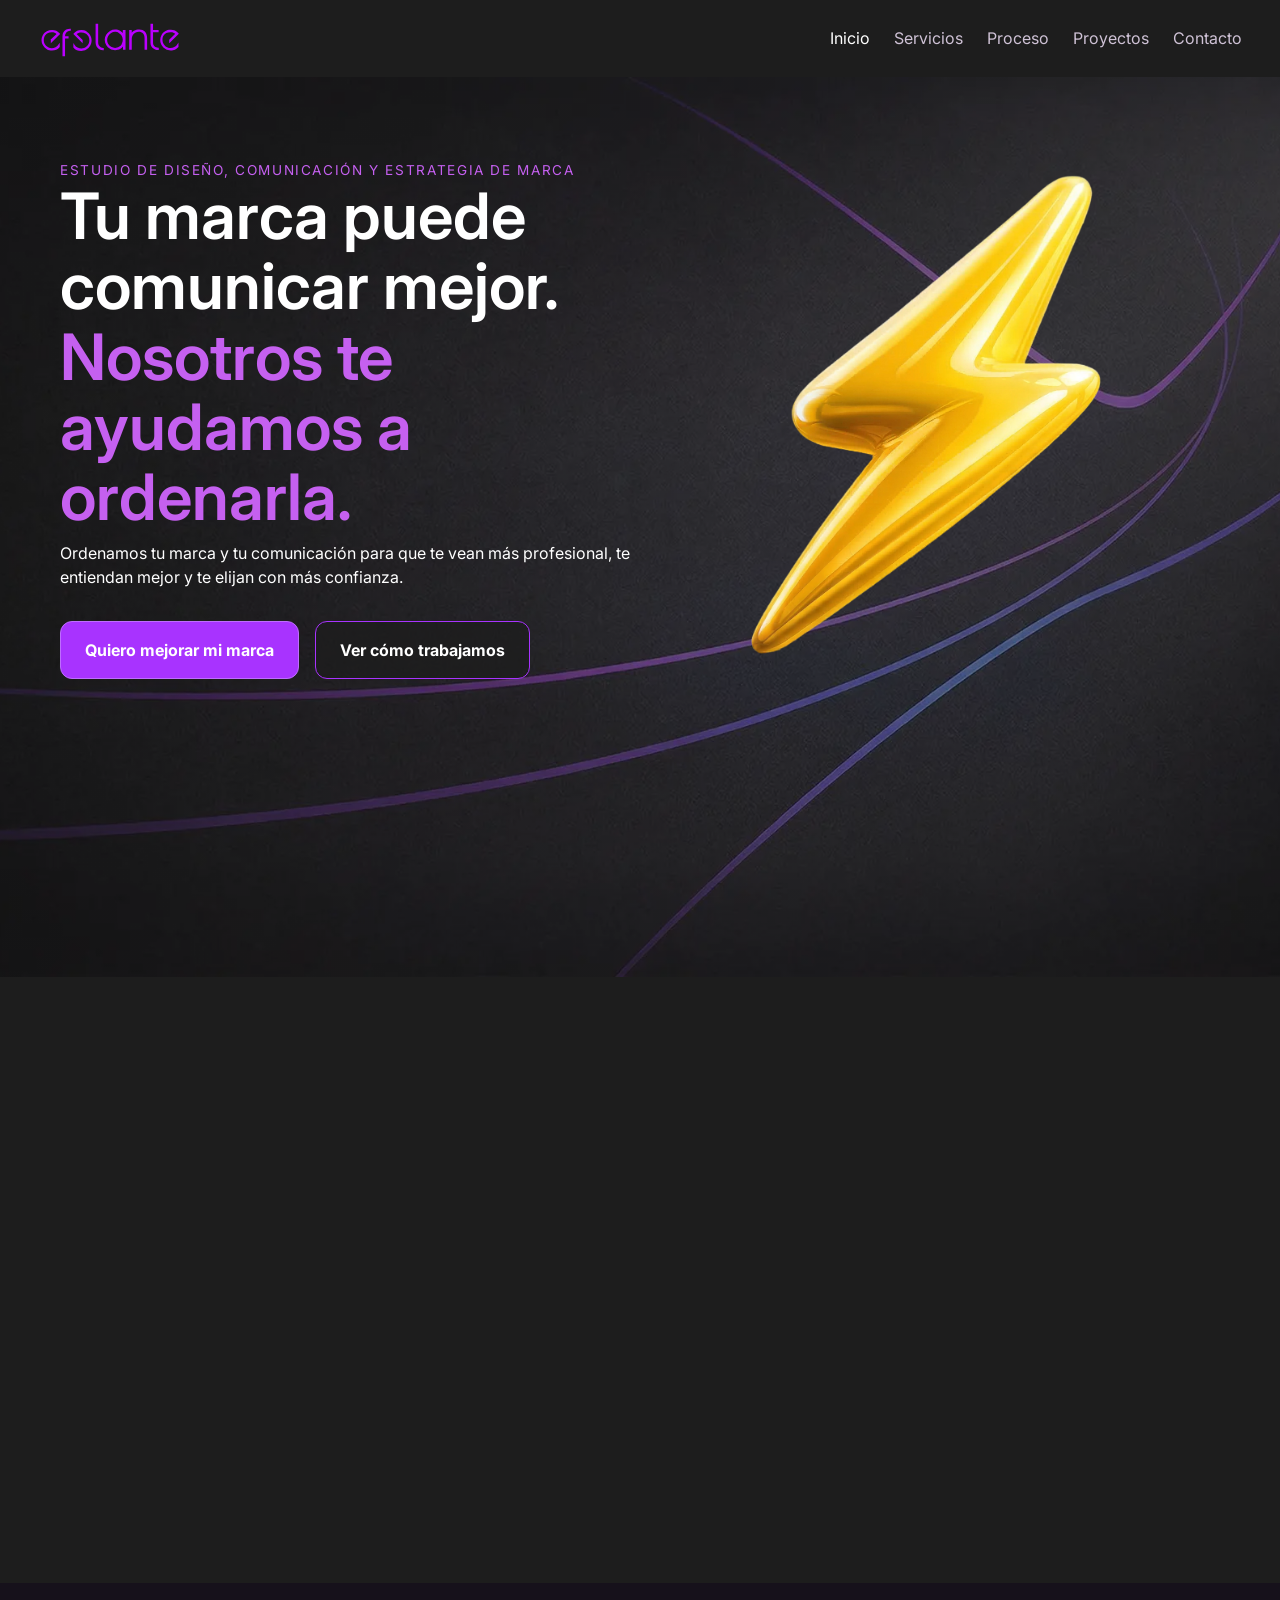
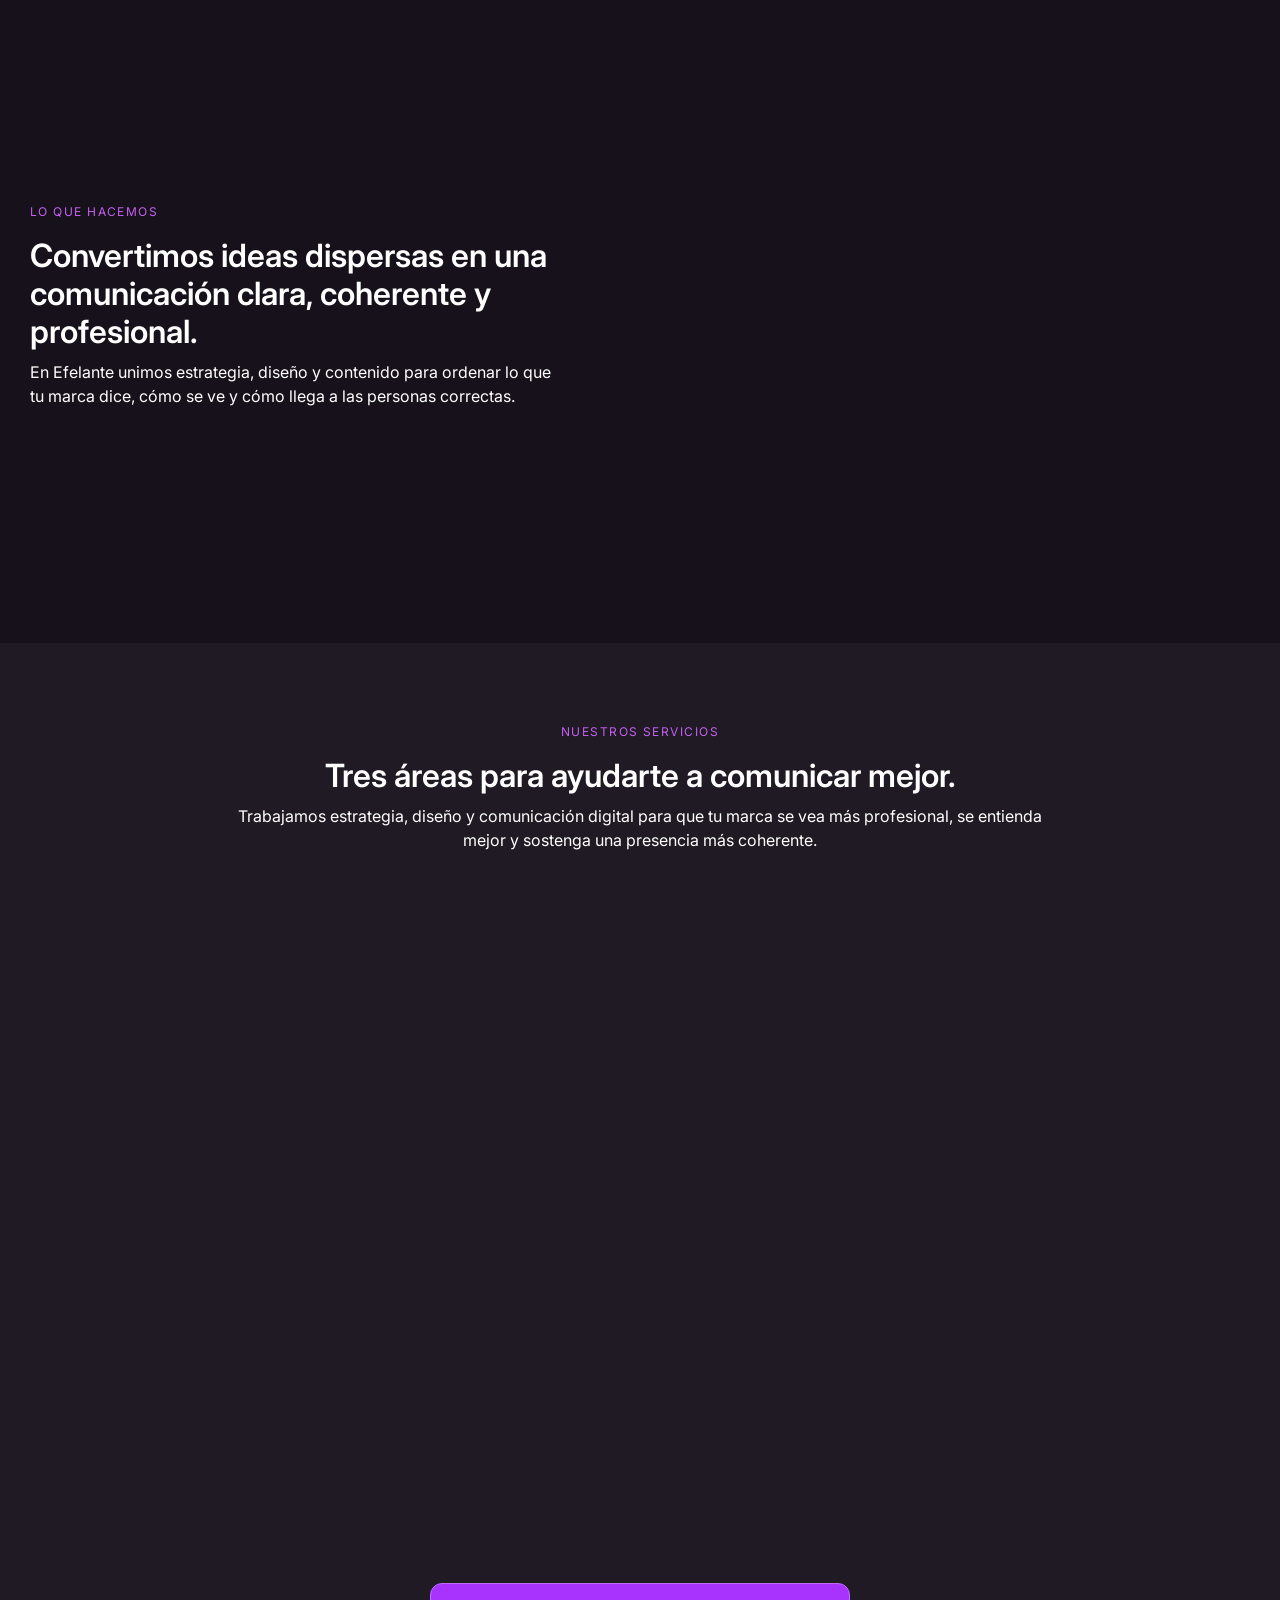
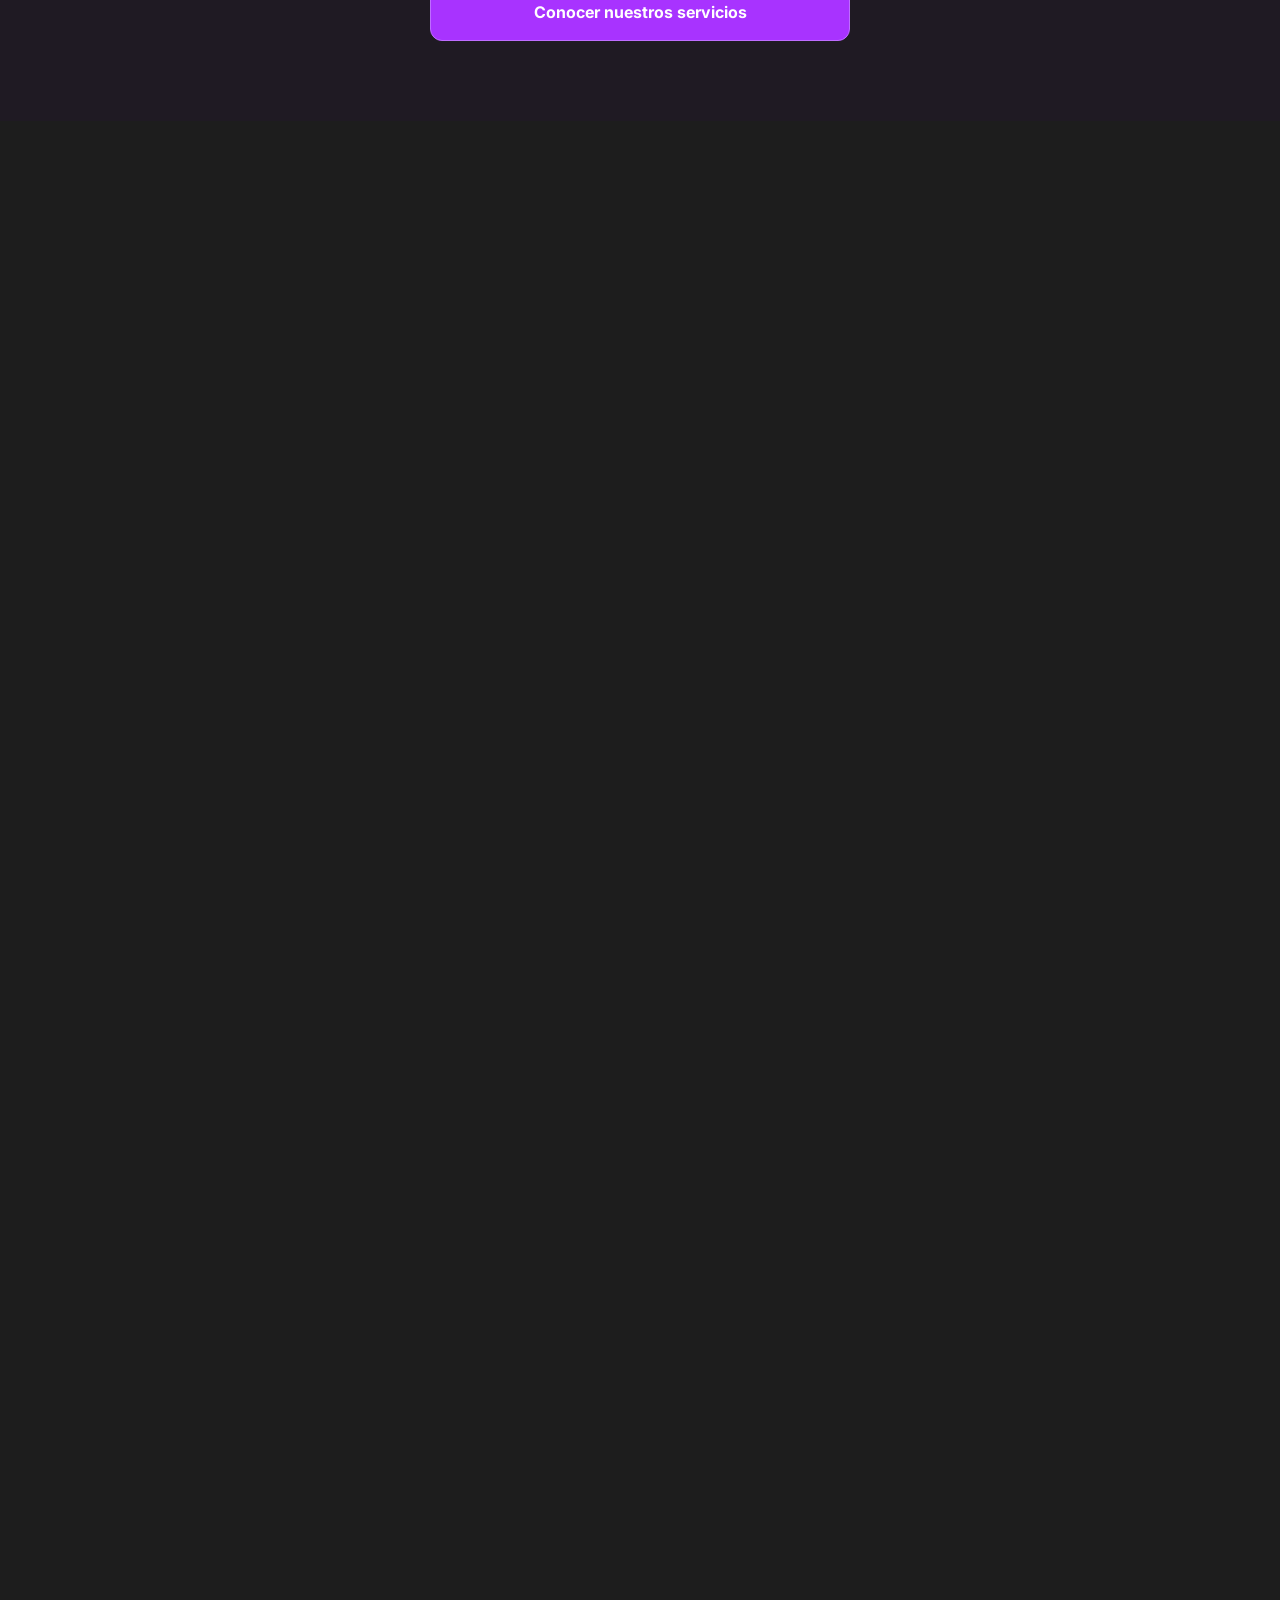
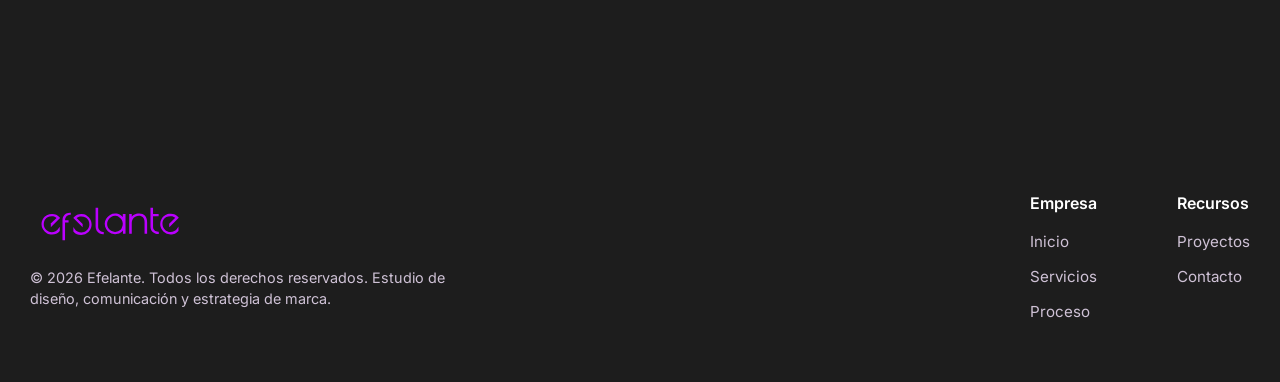
<file: index.html>
<!DOCTYPE html>
<html lang="es">

<head>
    <meta charset="UTF-8">
    <meta name="viewport" content="width=device-width, initial-scale=1.0">
    <title>Efelante | Estrategia, diseño y comunicación de marca</title>
    <meta name="description" content="Ordenamos tu marca, diseño y comunicación para que tu negocio se vea más profesional, se entienda mejor y comunique con más claridad.">
    <meta name="keywords" content="estrategia de marca, diseño de marca, comunicación digital, diseño web, landign pages, redes sociales, instagram, facebook, linkedin, ADS">
    <!-- BOOTSTRAP -->

    <link href="https://cdn.jsdelivr.net/npm/bootstrap@5.3.8/dist/css/bootstrap.min.css" rel="stylesheet"
        integrity="sha384-sRIl4kxILFvY47J16cr9ZwB07vP4J8+LH7qKQnuqkuIAvNWLzeN8tE5YBujZqJLB" crossorigin="anonymous">

    <!-- ANIMATE CSS -->

    <link rel="stylesheet" href="https://cdnjs.cloudflare.com/ajax/libs/animate.css/4.1.1/animate.min.css" />

    <!-- AOS -->

    <link href="https://unpkg.com/aos@2.3.1/dist/aos.css" rel="stylesheet">

    <!-- CSS STYLES -->

    <link rel="stylesheet" href="./assets/css/style.css">
</head>

<body>

    <!-- NAVBAR BOOTSTRAP -->

    <header>
        <nav class="navbar navbar-expand-lg navbar-dark">
            <div class="container-fluid">
                <a class="navbar-brand" href="./index.html">
                    <img src="./assets/img/logo-efelante.svg" alt="Logotipo Efelante" class="logo">
                </a>

                <button class="navbar-toggler" type="button" data-bs-toggle="collapse" data-bs-target="#navbarNav"
                    aria-controls="navbarNav" aria-expanded="false" aria-label="Abrir menú de navegación">
                    <span class="navbar-toggler-icon"></span>
                </button>

                <div class="collapse navbar-collapse" id="navbarNav">
                    <ul class="navbar-nav ms-auto">
                        <li class="nav-item">
                            <a class="nav-link active" aria-current="page" href="./index.html">Inicio</a>
                        </li>
                        <li class="nav-item">
                            <a class="nav-link" href="./pages/servicios.html">Servicios</a>
                        </li>
                        <li class="nav-item">
                            <a class="nav-link" href="./pages/proceso.html">Proceso</a>
                        </li>
                        <li class="nav-item">
                            <a class="nav-link" href="./pages/proyectos.html">Proyectos</a>
                        </li>
                        <li class="nav-item">
                            <a class="nav-link" href="./pages/contacto.html">Contacto</a>
                        </li>
                    </ul>
                </div>
            </div>
        </nav>
    </header>

    <!-- MAIN CONTENT -->

    <main>

        <!-- HERO SECTION -->

        <section class="hero">
            <div class="hero__container">
                <div class="hero__content">
                    <span class="hero__label">ESTUDIO DE DISEÑO, COMUNICACIÓN Y ESTRATEGIA DE MARCA</span>
                    <h1 class="animate__animated animate__fadeInLeft">Tu marca puede comunicar mejor. <span>Nosotros te
                            ayudamos a ordenarla.</span></h1>
                    <p>Ordenamos tu marca y tu comunicación para que te vean más profesional, te entiendan mejor y te
                        elijan
                        con más confianza.</p>
                    <div class="hero__buttons">
                        <a href="./pages/contacto.html" class="button button--primary">Quiero mejorar mi
                            marca</a>
                        <a href="./pages/proceso.html" class="button button--secondary">Ver cómo
                            trabajamos</a>
                    </div>
                </div>
                <div class="hero__image">
                    <img src="./assets/img/rayo-inflatable.webp"
                        alt="Rayo inflable representando energía y crecimiento de marca">
                </div>
            </div>
        </section>

        <!-- PROBLEM SECTION -->

        <section class="problem" data-aos="fade-up">
            <div class="problem__container">
                <div class="problem__text">
                    <span class="section-label">EL PROBLEMA NO ES SOLO DISEÑAR Y PUBLICAR MÁS.</span>
                    <h2>Cuando la comunicación está desordenada, la marca pierde fuerza.</h2>
                    <p class="problem__p">Tu marca puede tener buenos productos, buenos servicios o buenas ideas, pero
                        si tu
                        comunicación es confusa, irregular o poco profesional, cuesta que las personas entiendan su
                        valor.
                    </p>
                </div>
                <div class="problem__cards row g-4">
                    <div class="col-12 col-md-4">
                        <div class="card">
                            <div class="card-body">
                                <img src="./assets/img/icon_card_mensajes.svg"
                                    alt="Icono representativo de mensajes poco claros" class="card-icon">
                                <h3 class="card-title">Mensajes poco claros</h3>
                                <p class="card-text">La marca comunica muchas cosas, pero no siempre se entiende qué
                                    ofrece, para quién es
                                    o por qué elegirla.
                                </p>
                            </div>
                        </div>
                    </div>

                    <div class="col-12 col-md-4">
                        <div class="card">
                            <div class="card-body">
                                <img src="./assets/img/icon_card_imagen.svg"
                                    alt="Icono representativo de imagen inconsistente" class="card-icon">
                                <h3 class="card-title">Imagen inconsistente</h3>
                                <p class="card-text">Cada pieza se ve diferente y la identidad pierde reconocimiento,
                                    coherencia y confianza.</p>
                            </div>
                        </div>
                    </div>

                    <div class="col-12 col-md-4">
                        <div class="card">
                            <div class="card-body">
                                <img src="./assets/img/icon_card_contenido-improvisado.svg"
                                    alt="Icono representativo de contenido improvisado" class="card-icon">
                                <h3 class="card-title">Contenido improvisado</h3>
                                <p class="card-text">Las redes, campañas o materiales se resuelven sobre la marcha, sin
                                    una estrategia que ordene el mensaje.</p>
                            </div>
                        </div>
                    </div>

                </div>
            </div>

        </section>

        <!-- SOLUTION SECTION -->

        <section class="solution">
            <div class="solution__container">
                <div class="solution__content">
                    <span class="section-label">
                        LO QUE HACEMOS
                    </span>
                    <h2>
                        Convertimos ideas dispersas en una comunicación clara, coherente y profesional.
                    </h2>
                    <p>
                        En Efelante unimos estrategia, diseño y contenido para ordenar lo que tu marca dice, cómo se ve
                        y cómo llega a las personas correctas.
                    </p>
                </div>

                <div class="solution__cards" data-aos="fade-up">
                    <div class="card solution__card">
                        <div class="card-body">
                            <img src="./assets/img/icon_card_claridad.svg" alt="Icono representativo de claridad"
                                class="card-icon">
                            <h3 class="card-title">Claridad</h3>
                            <p class="card-text">Ordenamos tus mensajes para que las personas entiendan rápido qué
                                ofrecés y por qué elegirte.</p>
                        </div>
                    </div>

                    <div class="card solution__card solution__card--highlight">
                        <div class="card-body">
                            <img src="./assets/img/icon_card_coherencia.svg" alt="Icono representativo de coherencia"
                                class="card-icon">
                            <h3 class="card-title">Coherencia</h3>
                            <p class="card-text">Construimos una identidad visual y comunicacional más consistente
                                en todos tus canales.</p>
                        </div>
                    </div>
                    <div class="card solution__card solution__card--wide">
                        <div class="card-body">
                            <img src="./assets/img/icon_card_confianza.svg" alt="Icono representativo de confianza"
                                class="card-icon card-icon--large">
                            <h3 class="card-title">Confianza</h3>
                            <p class="card-text">Creamos piezas y contenidos que ayudan a que tu marca se perciba
                                más profesional y confiable.</p>
                        </div>
                    </div>
                </div>
            </div>

        </section>

        <!-- SERVICES SECTION -->

        <section class="services">
            <div class="services__container">
                <div class="services__text">
                    <span class="section-label">
                        NUESTROS SERVICIOS
                    </span>
                    <h2>Tres áreas para ayudarte a comunicar mejor.</h2>
                    <p>Trabajamos estrategia, diseño y comunicación digital para que tu marca se vea más profesional, se
                        entienda mejor y sostenga una presencia más coherente.
                    </p>
                </div>
                <div class="services__cards" data-aos="fade-up">
                    <article class="services__card">
                        <img src="./assets/img/services_card_estrategia-1.webp"
                            alt="Imagen representando estrategia de marca">
                        <h3>Estrategia de marca</h3>
                        <p>Definimos el enfoque de tu marca, ordenamos sus mensajes y alineamos la comunicación con sus
                            objetivos.</p>
                    </article>
                    <article class="services__card">
                        <img src="./assets/img/services_card-diseno-identidad-1.webp"
                            alt="Imagen representando diseño e identidad visual">
                        <h3>Diseño e identidad visual</h3>
                        <p>Creamos sistemas visuales claros y consistentes para que tu marca se vea más profesional en
                            todos sus puntos de contacto.</p>
                    </article>
                    <article class="services__card">
                        <img src="./assets/img/services_card-comun-digital-1.webp"
                            alt="Imagen representando comunicación digital y contenidos">
                        <h3>Comunicación digital y contenidos</h3>
                        <p>Desarrollamos contenidos y soportes digitales pensados para comunicar mejor y sostener una
                            presencia más coherente.</p>
                    </article>
                </div>
                <div class="services__cta">
                    <a href="./pages/servicios.html" class="button button--primary">Conocer nuestros servicios</a>
                </div>

            </div>

        </section>


        <!-- PROCESS SECTION -->

        <section class="process" data-aos="fade-up">
            <div class="process__container">
                <div class="process__text">
                    <span class="section-label">NUESTRO PROCESO</span>
                    <h2>Una forma de trabajar clara, cercana y estratégica.</h2>
                    <p>Antes de diseñar o publicar, entendemos qué necesita tu marca, ordenamos la dirección y
                        transformamos
                        esa estrategia en piezas concretas.
                    </p>
                </div>
                <div class="process__steps">
                    <article class="process__step" data-aos="flip-left" data-aos-delay="0">
                        <div class="process__number">1</div>
                        <h3>Escuchamos y diagnosticamos</h3>
                        <p>Conocemos tu marca, tus objetivos y los problemas que hoy afectan tu comunicación.
                        </p>
                    </article>
                    <article class="process__step" data-aos="flip-left" data-aos-delay="500">
                        <div class="process__number">2</div>
                        <h3>Ordenamos la estrategia</h3>
                        <p>Definimos mensajes, prioridades y criterios para que cada acción tenga una dirección clara.
                        </p>
                    </article>
                    <article class="process__step" data-aos="flip-left" data-aos-delay="1000">
                        <div class="process__number">3</div>
                        <h3>Diseñamos y desarrollamos
                        </h3>
                        <p>Creamos piezas, contenidos y materiales visuales alineados con la identidad de tu marca.
                        </p>
                    </article>
                    <article class="process__step" data-aos="flip-left" data-aos-delay="1500">
                        <div class="process__number">4</div>
                        <h3>Ajustamos y mejoramos
                        </h3>
                        <p>Revisamos resultados, corregimos lo necesario y dejamos una base más ordenada para seguir
                            creciendo.
                        </p>
                    </article>
                </div>
            </div>
        </section>

        <!-- PROJECTS SECTION -->

        <section class="projects" data-aos="fade-up">
            <div class="projects__container">
                <div class="projects__header">
                    <div class="projects__text">
                        <span class="section-label">PROYECTOS</span>
                        <h2>Ideas que se transforman en marcas, piezas y sistemas de comunicación.</h2>
                        <p>Cada proyecto parte de una necesidad distinta, pero el objetivo es el mismo: construir una
                            comunicación más clara, profesional y coherente.
                        </p>
                    </div>
                    <a href="./pages/proyectos.html" class="button button--secondary">Ver proyectos</a>
                </div>

                <div class="projects__grid">
                    <article class="projects__card">
                        <img src="./assets/img/project_identidad-visual.webp" alt="Proyecto de identidad visual">
                        <span class="projects__pill">Marca</span>
                        <h3>Identidad visual</h3>
                    </article>
                    <article class="projects__card">
                        <img src="./assets/img/project_comunicacion_redes.webp"
                            alt="Proyecto de comunicación para redes">
                        <span class="projects__pill">Contenidos</span>
                        <h3>Comunicación para redes</h3>
                    </article>
                    <article class="projects__card">
                        <img src="./assets/img/project_diseno-web.webp" alt="Proyecto de diseño web">
                        <span class="projects__pill">Digital</span>
                        <h3>Diseño web</h3>
                    </article>
                </div>
            </div>
        </section>

        <!-- CONTACT SECTION -->

        <section class="contact" data-aos="zoom-in">
            <div class="contact__container">
                <div class="contact__text">
                    <h2>¿Querés ordenar la comunicación de tu marca?</h2>
                    <p>Contanos en qué etapa está tu proyecto y veamos cómo podemos ayudarte a comunicar mejor.</p>
                </div>
                <div class="contact__buttons">
                    <a href="./pages/contacto.html" class="button button--primary">Contactar a Efelante</a>
                    <a href="./pages/servicios.html" class="button button--secondary">Ver servicios</a>
                </div>
            </div>
        </section>
    </main>
    <footer class="footer">
        <div class="footer__container">
            <div class="footer__brand">
                <img src="./assets/img/logo-efelante.svg" alt="Logotipo de Efelante">
                <p>© 2026 Efelante. Todos los derechos reservados. Estudio de diseño, comunicación y estrategia de
                    marca.
                </p>
            </div>
            <div class="footer__links">
                <div class="footer__column">
                    <h4>Empresa</h4>
                    <ul>
                        <li><a href="./index.html">Inicio</a></li>
                        <li><a href="./pages/servicios.html">Servicios</a></li>
                        <li><a href="./pages/proceso.html">Proceso</a></li>
                    </ul>
                </div>
                <div class="footer__column">
                    <h4>Recursos</h4>
                    <ul>
                        <li><a href="./pages/proyectos.html">Proyectos</a></li>
                        <li><a href="./pages/contacto.html">Contacto</a></li>
                    </ul>
                </div>
            </div>
        </div>
    </footer>

    <!-- BOOTSTRAP JAVASCRIPT -->

    <script src="https://cdn.jsdelivr.net/npm/bootstrap@5.3.8/dist/js/bootstrap.bundle.min.js"
        integrity="sha384-FKyoEForCGlyvwx9Hj09JcYn3nv7wiPVlz7YYwJrWVcXK/BmnVDxM+D2scQbITxI"
        crossorigin="anonymous"></script>

    <!-- AOS JAVASCRIPT -->

    <script src="https://unpkg.com/aos@2.3.1/dist/aos.js"></script>

    <!-- INITAILIZE AOS -->

    <script>
        AOS.init();
    </script>

</body>

</html>
</file>
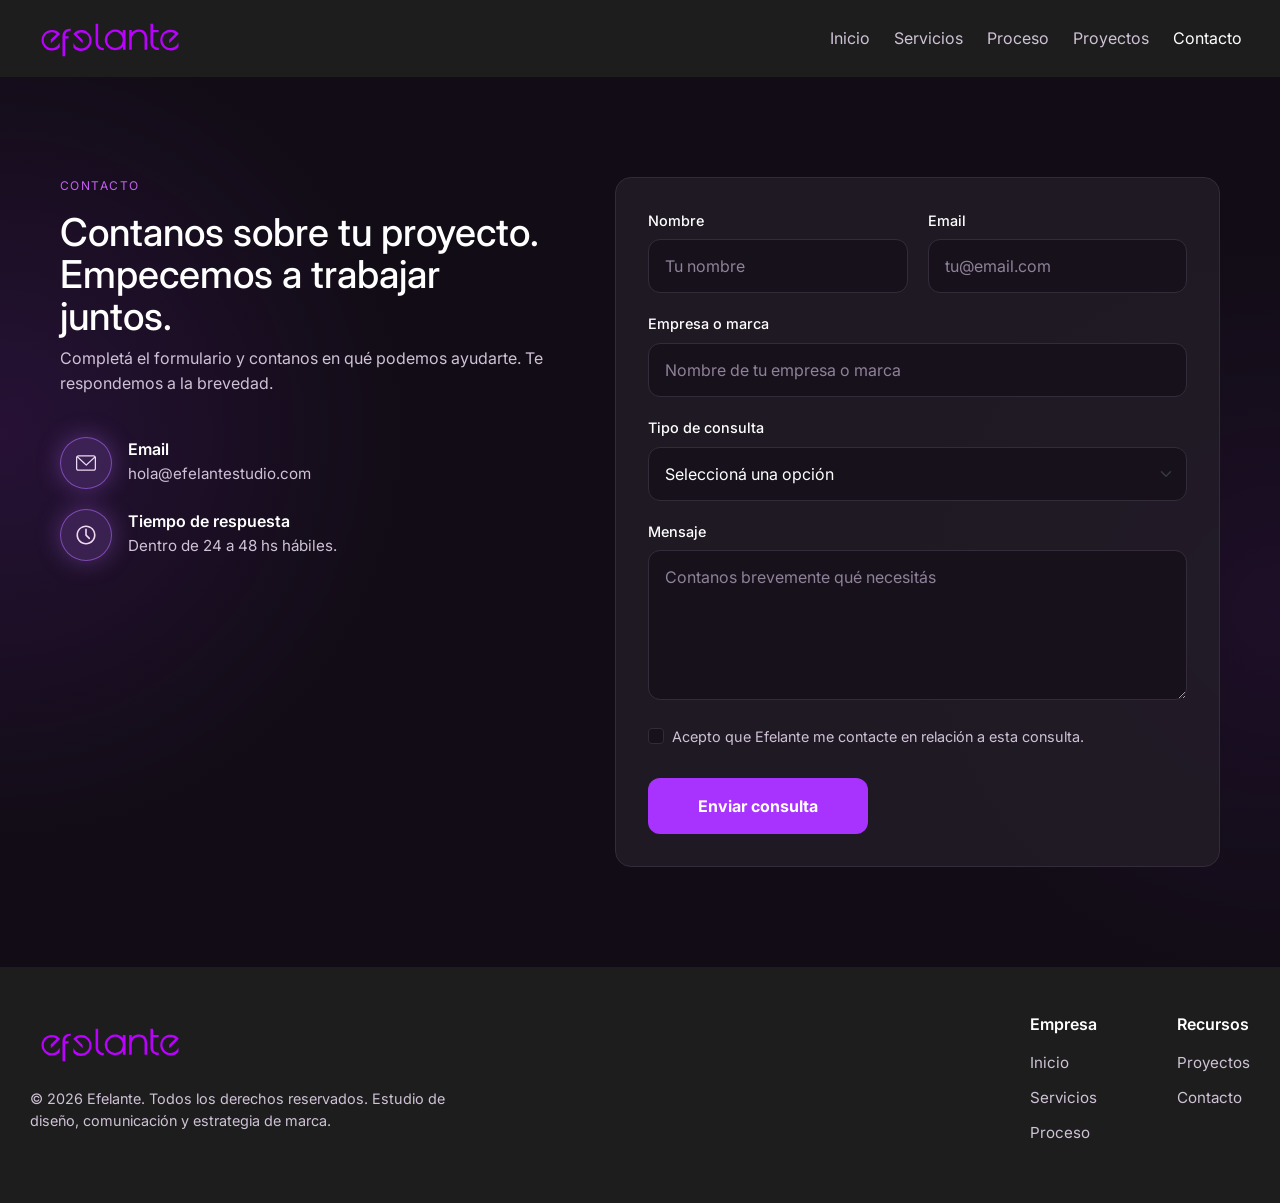
<file: pages/contacto.html>
<!DOCTYPE html>
<html lang="es">

<head>
    <meta charset="UTF-8">
    <meta name="viewport" content="width=device-width, initial-scale=1.0">
    <title>Contacto | Efelante</title>
    <meta name="description" content="Contactá a Efelante para ordenar la estrategia, diseño o comunicación de tu marca. Completá el formulario y contanos sobre tu proyecto.">
    <meta name="keywords" content="contacto Efelante, consulta de marca, estrategia de marca, diseño de marca, comunicación digital, diseño web">
    <!-- BOOTSTRAP -->

    <link href="https://cdn.jsdelivr.net/npm/bootstrap@5.3.8/dist/css/bootstrap.min.css" rel="stylesheet"
        integrity="sha384-sRIl4kxILFvY47J16cr9ZwB07vP4J8+LH7qKQnuqkuIAvNWLzeN8tE5YBujZqJLB" crossorigin="anonymous">

    <!-- ANIMATE CSS -->

    <link rel="stylesheet" href="https://cdnjs.cloudflare.com/ajax/libs/animate.css/4.1.1/animate.min.css" />

    <!-- AOS -->

    <link href="https://unpkg.com/aos@2.3.1/dist/aos.css" rel="stylesheet">


    <!-- CSS STYLES -->

    <link rel="stylesheet" href="../assets/css/style.css">
</head>

<body>

    <!-- NAVBAR BOOTSTRAP -->

    <header>
        <nav class="navbar navbar-expand-lg navbar-dark">
            <div class="container-fluid">
                <a class="navbar-brand" href="../index.html">
                    <img src="../assets/img/logo-efelante.svg" alt="Logotipo Efelante" class="logo">
                </a>

                <button class="navbar-toggler" type="button" data-bs-toggle="collapse" data-bs-target="#navbarNav"
                    aria-controls="navbarNav" aria-expanded="false" aria-label="Abrir menú de navegación">
                    <span class="navbar-toggler-icon"></span>
                </button>

                <div class="collapse navbar-collapse" id="navbarNav">
                    <ul class="navbar-nav ms-auto">
                        <li class="nav-item">
                            <a class="nav-link" href="../index.html">Inicio</a>
                        </li>
                        <li class="nav-item">
                            <a class="nav-link" href="./servicios.html">Servicios</a>
                        </li>
                        <li class="nav-item">
                            <a class="nav-link" href="./proceso.html">Proceso</a>
                        </li>
                        <li class="nav-item">
                            <a class="nav-link" href="./proyectos.html">Proyectos</a>
                        </li>
                        <li class="nav-item">
                            <a class="nav-link active" aria-current="page" href="./contacto.html">Contacto</a>
                        </li>
                    </ul>
                </div>
            </div>
        </nav>
    </header>

    <main>

        <!-- CONTACT PAGE SECTION -->

        <section class="contact-page">
            <div class="contact-page__container">
                <div class="contact-page__content animate__animated animate__fadeInLeft"">
                    <span class="section-label">CONTACTO</span>
                    <h1>Contanos sobre tu proyecto. <br>Empecemos a trabajar juntos.</h1>
                    <p>Completá el formulario y contanos en qué podemos ayudarte. Te respondemos a la brevedad.</p>
                    <div class="contact-page__info">
                        <article class="contact-page__info-item">
                            <div class="contact-page__circle">
                                <img src="../assets/img/icon_card_email.svg" alt="Icono representativo de email">
                            </div>
                            <div class="contact-page__info-text">
                                <h3>Email</h3>
                                <p>hola@efelantestudio.com</p>
                            </div>
                        </article>

                        <article class="contact-page__info-item">
                            <div class="contact-page__circle">
                                <img src="../assets/img/icon_card_tiempo-respuesta.svg"
                                    alt="Icono representativo de tiempo de respuesta">
                            </div>
                            <div class="contact-page__info-text">
                                <h3>Tiempo de respuesta</h3>
                                <p>Dentro de 24 a 48 hs hábiles.</p>
                            </div>
                        </article>

                    </div>
                </div>

                <div class="contact-page__form-container">
                    <form class="contact-form">
                        <div class="contact-form__row">
                            <div class="contact-form__group">
                                <label for="name" class="form-label">Nombre</label>
                                <input type="text" class="form-control" id="name" placeholder="Tu nombre">
                            </div>

                            <div class="contact-form__group">
                                <label for="email" class="form-label">Email</label>
                                <input type="email" class="form-control" id="email" placeholder="tu@email.com">
                            </div>
                        </div>

                        <div class="contact-form__group">
                            <label for="brand" class="form-label">Empresa o marca</label>
                            <input type="text" class="form-control" id="brand"
                                placeholder="Nombre de tu empresa o marca">
                        </div>

                        <div class="contact-form__group">
                            <label for="consultation-type" class="form-label">Tipo de consulta</label>
                            <select class="form-select" id="consultation-type">
                                <option selected disabled>Seleccioná una opción</option>
                                <option value="estrategia">Estrategia de marca</option>
                                <option value="diseno">Diseño e identidad visual</option>
                                <option value="comunicacion">Comunicación digital</option>
                                <option value="web">Sitio web / landing page</option>
                                <option value="no-seguro">No estoy seguro todavía</option>
                            </select>
                        </div>

                        <div class="contact-form__group">
                            <label for="message" class="form-label">Mensaje</label>
                            <textarea class="form-control" id="message" rows="5"
                                placeholder="Contanos brevemente qué necesitás"></textarea>
                        </div>

                        <div class="form-check contact-form__check">
                            <input class="form-check-input" type="checkbox" id="contact-consent">
                            <label class="form-check-label" for="contact-consent">
                                Acepto que Efelante me contacte en relación a esta consulta.
                            </label>
                        </div>

                        <div class="contact-form__actions">
                            <button type="submit" class="button button--primary">Enviar consulta</button>
                        </div>
                    </form>
                </div>
            </div>
        </section>

    </main>

    <footer class="footer">
        <div class="footer__container">
            <div class="footer__brand">
                <img src="../assets/img/logo-efelante.svg" alt="Logotipo de Efelante">
                <p>© 2026 Efelante. Todos los derechos reservados. Estudio de diseño, comunicación y estrategia de
                    marca.
                </p>
            </div>
            <div class="footer__links">
                <div class="footer__column">
                    <h4>Empresa</h4>
                    <ul>
                        <li><a href="../index.html">Inicio</a></li>
                        <li><a href="./servicios.html">Servicios</a></li>
                        <li><a href="./proceso.html">Proceso</a></li>
                    </ul>
                </div>
                <div class="footer__column">
                    <h4>Recursos</h4>
                    <ul>
                        <li><a href="./proyectos.html">Proyectos</a></li>
                        <li><a href="./contacto.html">Contacto</a></li>
                    </ul>
                </div>
            </div>
        </div>
    </footer>

    <!-- JAVASCRIPT BOOTSTRAP -->

    <script src="https://cdn.jsdelivr.net/npm/bootstrap@5.3.8/dist/js/bootstrap.bundle.min.js"
        integrity="sha384-FKyoEForCGlyvwx9Hj09JcYn3nv7wiPVlz7YYwJrWVcXK/BmnVDxM+D2scQbITxI"
        crossorigin="anonymous"></script>

    <!-- AOS JAVASCRIPT -->

    <script src="https://unpkg.com/aos@2.3.1/dist/aos.js"></script>

    <!-- INITAILIZE AOS -->

    <script>
        AOS.init();
    </script>

</body>

</html>
</file>
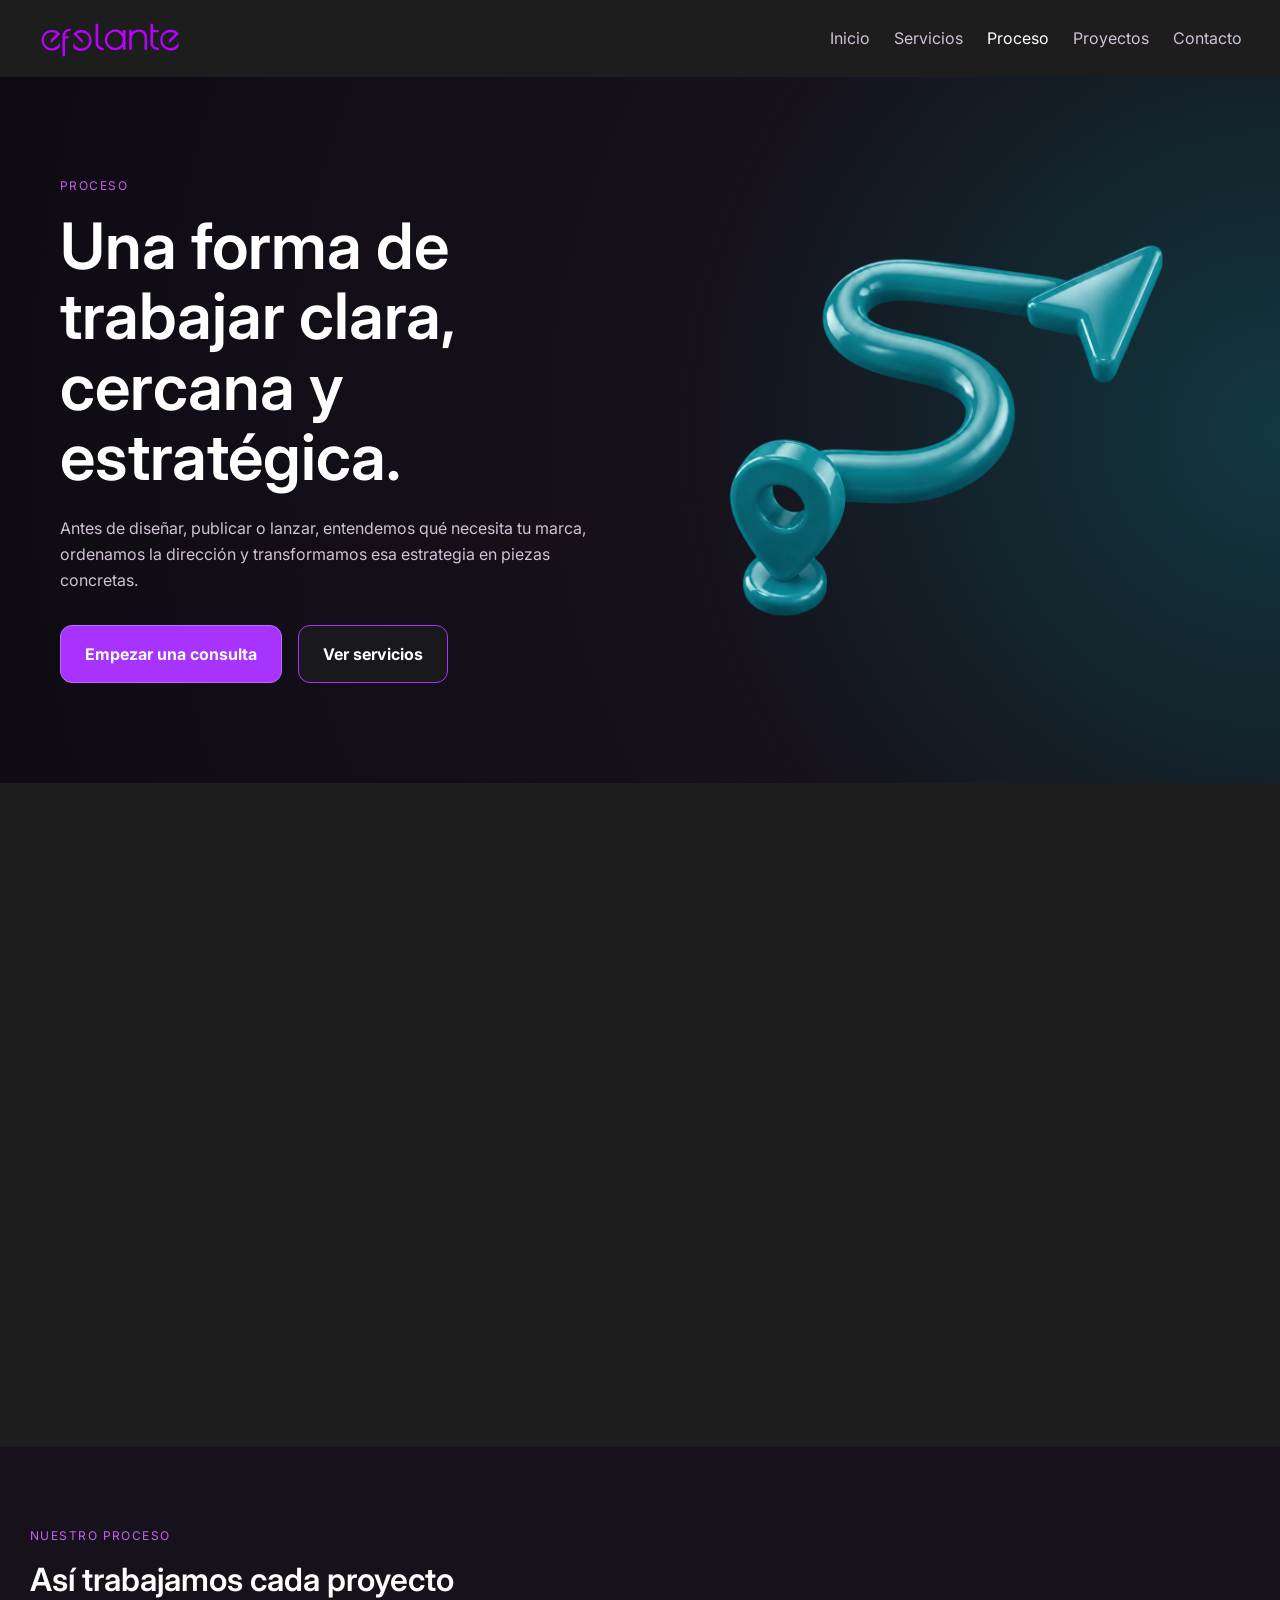
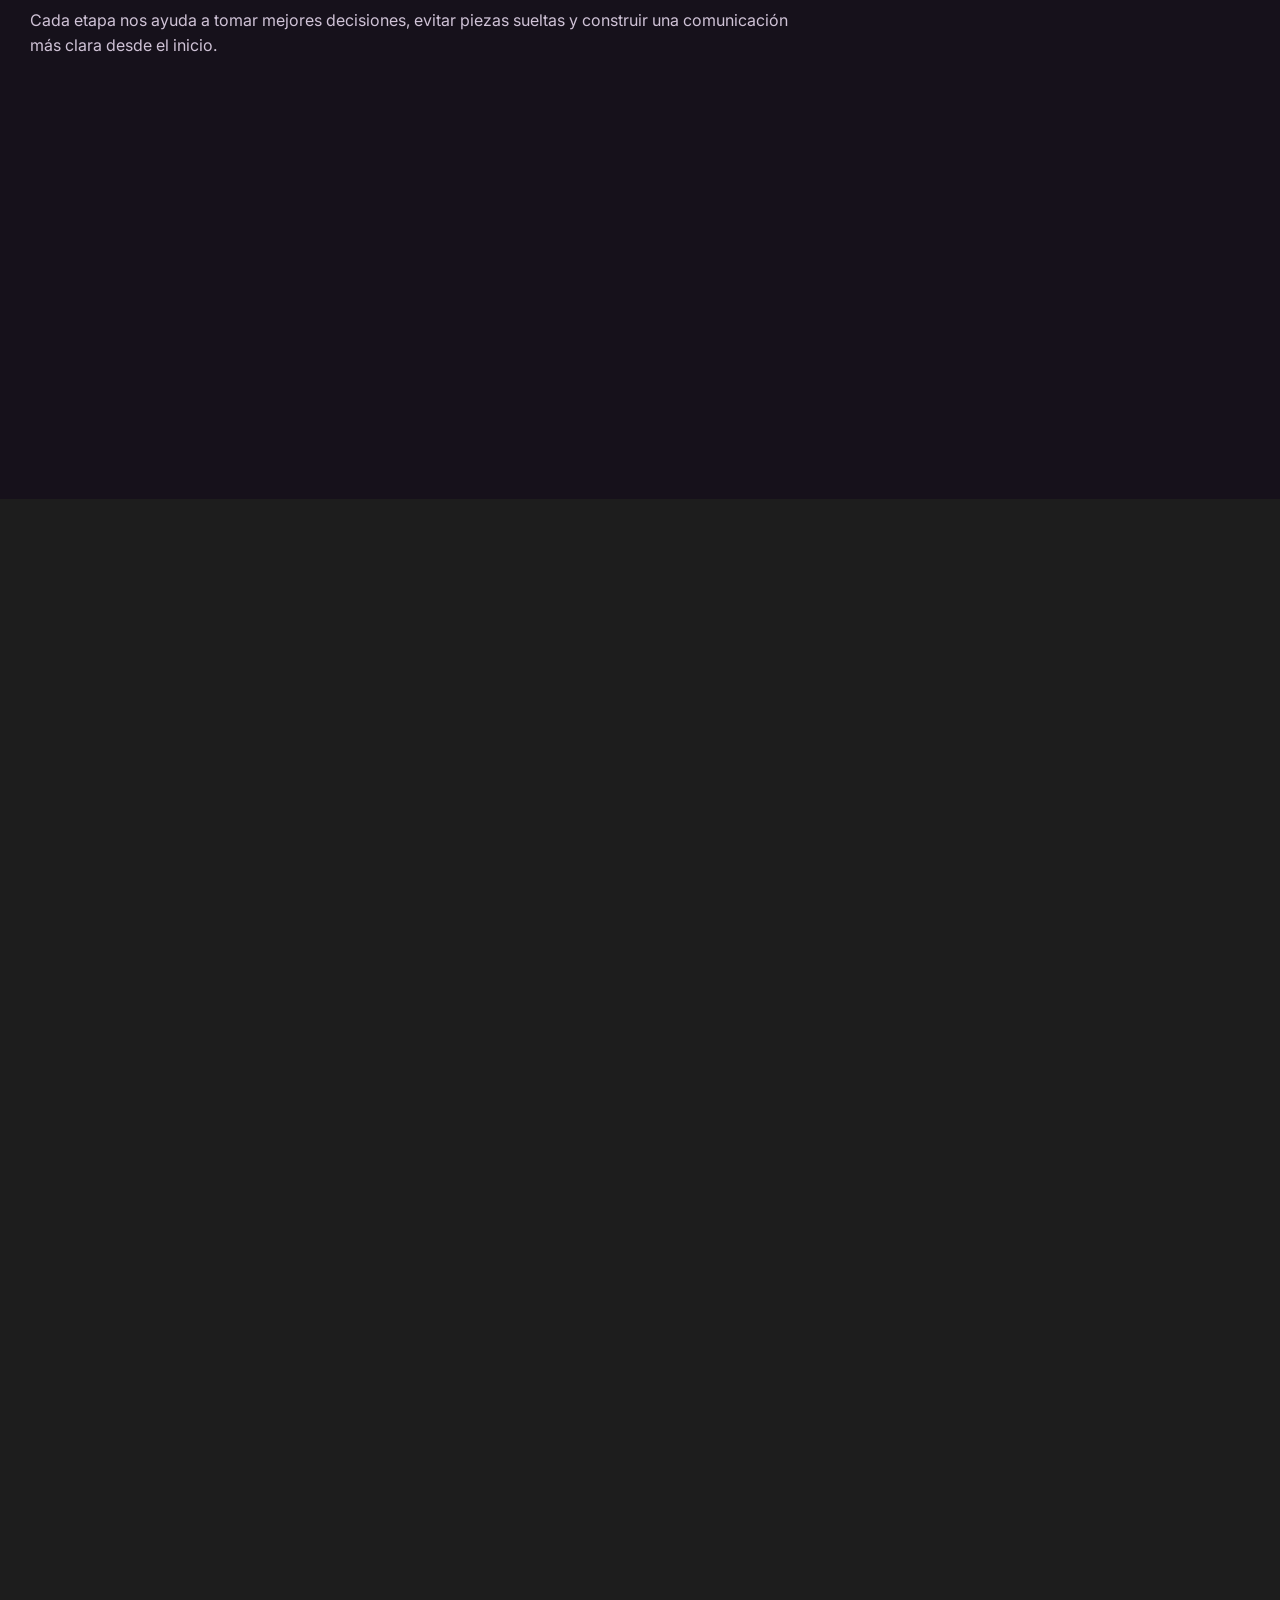
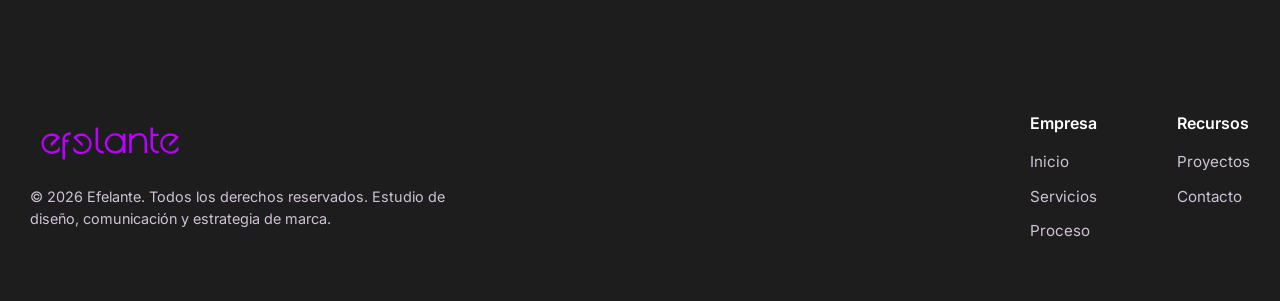
<file: pages/proceso.html>
<!DOCTYPE html>
<html lang="es">

<head>
    <meta charset="UTF-8">
    <meta name="viewport" content="width=device-width, initial-scale=1.0">
    <title>Proceso de trabajo estratégico | Efelante</title>
    <meta name="description" content="Conocé el proceso de trabajo de Efelante: diagnóstico, estrategia, diseño y mejora para ordenar la comunicación de tu marca.">
    <meta name="keywords" content="proceso de trabajo estratégico, diagnóstico de marca, estrategia de comunicación, diseño estratégico, comunicación de marca">
    <!-- BOOTSTRAP -->

    <link href="https://cdn.jsdelivr.net/npm/bootstrap@5.3.8/dist/css/bootstrap.min.css" rel="stylesheet"
        integrity="sha384-sRIl4kxILFvY47J16cr9ZwB07vP4J8+LH7qKQnuqkuIAvNWLzeN8tE5YBujZqJLB" crossorigin="anonymous">

    <!-- ANIMATE CSS -->

    <link rel="stylesheet" href="https://cdnjs.cloudflare.com/ajax/libs/animate.css/4.1.1/animate.min.css" />

    <!-- AOS -->

    <link href="https://unpkg.com/aos@2.3.1/dist/aos.css" rel="stylesheet">

    <!-- CSS STYLES -->

    <link rel="stylesheet" href="../assets/css/style.css">
</head>

<body>

    <!-- NAVBAR BOOTSTRAP -->

    <header>
        <nav class="navbar navbar-expand-lg navbar-dark">
            <div class="container-fluid">
                <a class="navbar-brand" href="../index.html">
                    <img src="../assets/img/logo-efelante.svg" alt="Logotipo Efelante" class="logo">
                </a>

                <button class="navbar-toggler" type="button" data-bs-toggle="collapse" data-bs-target="#navbarNav"
                    aria-controls="navbarNav" aria-expanded="false" aria-label="Abrir menú de navegación">
                    <span class="navbar-toggler-icon"></span>
                </button>

                <div class="collapse navbar-collapse" id="navbarNav">
                    <ul class="navbar-nav ms-auto">
                        <li class="nav-item">
                            <a class="nav-link" href="../index.html">Inicio</a>
                        </li>
                        <li class="nav-item">
                            <a class="nav-link" href="./servicios.html">Servicios</a>
                        </li>
                        <li class="nav-item">
                            <a class="nav-link active" aria-current="page" href="./proceso.html">Proceso</a>
                        </li>
                        <li class="nav-item">
                            <a class="nav-link" href="./proyectos.html">Proyectos</a>
                        </li>
                        <li class="nav-item">
                            <a class="nav-link" href="./contacto.html">Contacto</a>
                        </li>
                    </ul>
                </div>
            </div>
        </nav>
    </header>

    <main>

        <!-- PROCESS HERO SECTION -->

        <section class="process-hero">
            <div class="process-hero__container">
                <div class="process-hero__content">
                    <span class="section-label">
                        PROCESO
                    </span>
                    <h1 class="animate__animated animate__fadeInLeft">Una forma de trabajar clara, cercana y
                        estratégica.</h1>
                    <p>Antes de diseñar, publicar o lanzar, entendemos qué necesita tu marca, ordenamos la dirección y
                        transformamos esa estrategia en piezas concretas.</p>
                    <div class="process-hero__buttons">
                        <a href="./contacto.html" class="button button--primary">Empezar una consulta</a>
                        <a href="./servicios.html" class="button button--secondary">Ver servicios</a>
                    </div>
                </div>
                <div class="process-hero__image">
                    <img src="../assets/img/proceso-inflatable.webp"
                        alt="Ruta inflable con marcador y flecha que representa el proceso de trabajo de Efelante">
                </div>
            </div>
        </section>

        <!-- PROCESS METHOD SECTION -->

        <section class="process-method" data-aos="fade-up">
            <div class="process-method__container">
                <div class="process-method__content">
                    <span class="section-label">
                        CÓMO TRABAJAMOS
                    </span>
                    <h2>
                        No empezamos por diseñar. <br>
                        Empezamos por entender.
                    </h2>
                    <p>Cada marca tiene su contexto, sus desafíos y sus objetivos. <br>
                        Nuestra forma de trabajar pone primero la estrategia, para que cada decisión tenga un propósito.
                    </p>
                </div>
                <div class="process-method__cards">
                    <article class="process-method__card">
                        <div class="process-method__card-circle">
                            <img src="../assets/img/icon_card_escucha.svg" alt="Icono representativo de escucha">
                        </div>
                        <h3>Escucha</h3>
                        <p>Conversamos e investigamos para conocer tu marca, tu contexto, tus objetivos y los problemas
                            que hoy están afectando tu comunicación.</p>
                    </article>

                    <article class="process-method__card">
                        <div class="process-method__card-circle">
                            <img src="../assets/img/icon_card_direccion.svg" alt="Icono representativo de dirección">
                        </div>
                        <h3>Dirección</h3>
                        <p>Definimos qué necesita ordenar la marca, qué mensajes conviene priorizar y qué criterios
                            deberían guiar el trabajo.</p>
                    </article>

                    <article class="process-method__card">
                        <div class="process-method__card-circle">
                            <img src="../assets/img/icon_card_ejecucion.svg" alt="Icono representativo de ejecución">
                        </div>
                        <h3>Ejecución</h3>
                        <p>Transformamos esa dirección en piezas concretas, sistemas visuales, contenidos o soportes
                            digitales alineados con tus objetivos.</p>
                    </article>
                </div>
            </div>
        </section>

        <!-- PROCESS STEPS SECTION -->

        <section class="process-steps">
            <div class="process-steps__container">
                <div class="process-steps__content">
                    <span class="section-label">NUESTRO PROCESO</span>
                    <h2>Así trabajamos cada proyecto</h2>
                    <p>Cada etapa nos ayuda a tomar mejores decisiones, evitar piezas sueltas y construir una
                        comunicación más clara desde el inicio.</p>
                </div>
                <div class="process-steps__list">
                    <article class="process-steps__item" data-aos="flip-left" data-aos-delay="0">
                        <div class="process-steps__number">1</div>
                        <h3>Escuchamos y diagnosticamos</h3>
                        <p>Conocemos tu marca, tus objetivos y los problemas que hoy afectan tu comunicación.</p>
                    </article>

                    <article class="process-steps__item" data-aos="flip-left" data-aos-delay="500">
                        <div class="process-steps__number">2</div>
                        <h3>Ordenamos la estrategia</h3>
                        <p>Definimos mensajes, prioridades y criterios para que cada acción tenga una dirección clara.
                        </p>
                    </article>

                    <article class="process-steps__item" data-aos="flip-left" data-aos-delay="1000">
                        <div class="process-steps__number">3</div>
                        <h3>Diseñamos y desarrollamos</h3>
                        <p>Creamos piezas, contenidos y materiales visuales alineados con la identidad de tu marca.</p>
                    </article>

                    <article class="process-steps__item" data-aos="flip-left" data-aos-delay="1500">
                        <div class="process-steps__number">4</div>
                        <h3>Ajustamos y mejoramos</h3>
                        <p>Revisamos resultados, corregimos lo necesario y dejamos una base más ordenada para seguir
                            creciendo.</p>
                    </article>

                </div>
            </div>

        </section>

        <!-- PROCESS RESULTS SECTION -->

        <section class="process-results" data-aos="fade-up">
            <div class="process-results__container">
                <div class="process-results__content">
                    <span class="section-label">RESULTADOS</span>
                    <h2>¿Qué cambia cuando trabajamos con proceso?</h2>
                    <p>El objetivo no es solo entregar piezas. Es ayudarte a construir una base más ordenada para que tu
                        marca comunique mejor y pueda tomar mejores decisiones hacia adelante.</p>
                </div>
                <div class="process-results__cards">
                    <article class="process-results__card">
                        <div class="process-results__card-circle">
                            <img src="../assets/img/icon_card_claridad-2.svg" alt="Icono representativo de claridad">
                        </div>
                        <h3>Más claridad</h3>
                        <p>Tu marca comunica mejor qué hace, para quién lo hace y por qué deberían elegirla.</p>
                    </article>

                    <article class="process-results__card">
                        <div class="process-results__card-circle">
                            <img src="../assets/img/icon_card_coherencia-2.svg"
                                alt="Icono representativo de coherencia">
                        </div>
                        <h3>Más coherencia</h3>
                        <p>La identidad, los mensajes y los contenidos empiezan a responder a una misma dirección.</p>
                    </article>

                    <article class="process-results__card">
                        <div class="process-results__card-circle">
                            <img src="../assets/img/icon_card_profesionalismo.svg"
                                alt="Icono representativo de profesionalismo">
                        </div>
                        <h3>Más profesionalismo</h3>
                        <p>Tus piezas, canales y materiales transmiten una imagen más cuidada, consistente y confiable.
                        </p>
                    </article>

                    <article class="process-results__card">
                        <div class="process-results__card-circle">
                            <img src="../assets/img/icon_card_foco.svg" alt="Icono representativo de foco">
                        </div>
                        <h3>Más foco</h3>
                        <p>Cada acción tiene un propósito más claro y deja de depender de la improvisación.</p>
                    </article>
                </div>
                <article class="process-results__highlight">
                    <div class="process-results__highlight-circle">
                        <img src="../assets/img/icon_card_base-crecimiento.svg"
                            alt="Icono representativo de base para crecer">
                    </div>
                    <div class="process-results__highlight-content">
                        <h3>Mejor base para crecer</h3>
                        <p>Tu comunicación queda más ordenada para sostener campañas, contenidos, presentaciones o
                            nuevos proyectos.</p>
                    </div>
                </article>
            </div>
        </section>

        <!-- PROCESS CONTACT SECTION -->

        <section class="contact contact--process" data-aos="zoom-in">
            <div class="contact__container">
                <div class="contact__text">
                    <h2>¿Querés trabajar tu marca con más orden?</h2>
                    <p>Contanos en qué etapa estás y te ayudamos a ordenar la estrategia para que tu comunicación tenga
                        más impacto.</p>
                </div>
                <div class="contact__buttons">
                    <a href="./contacto.html" class="button button--primary">Contactar a Efelante</a>
                    <a href="./servicios.html" class="button button--secondary">Ver servicios</a>
                </div>
            </div>
        </section>

    </main>

    <footer class="footer">
        <div class="footer__container">
            <div class="footer__brand">
                <img src="../assets/img/logo-efelante.svg" alt="Logotipo de Efelante">
                <p>© 2026 Efelante. Todos los derechos reservados. Estudio de diseño, comunicación y estrategia de
                    marca.
                </p>
            </div>
            <div class="footer__links">
                <div class="footer__column">
                    <h4>Empresa</h4>
                    <ul>
                        <li><a href="../index.html">Inicio</a></li>
                        <li><a href="./servicios.html">Servicios</a></li>
                        <li><a href="./proceso.html">Proceso</a></li>
                    </ul>
                </div>
                <div class="footer__column">
                    <h4>Recursos</h4>
                    <ul>
                        <li><a href="./proyectos.html">Proyectos</a></li>
                        <li><a href="./contacto.html">Contacto</a></li>
                    </ul>
                </div>
            </div>
        </div>
    </footer>

    <!-- JAVASCRIPT BOOTSTRAP -->

    <script src="https://cdn.jsdelivr.net/npm/bootstrap@5.3.8/dist/js/bootstrap.bundle.min.js"
        integrity="sha384-FKyoEForCGlyvwx9Hj09JcYn3nv7wiPVlz7YYwJrWVcXK/BmnVDxM+D2scQbITxI"
        crossorigin="anonymous"></script>

    <!-- AOS JAVASCRIPT -->

    <script src="https://unpkg.com/aos@2.3.1/dist/aos.js"></script>

    <!-- INITAILIZE AOS -->

    <script>
        AOS.init();
    </script>
</body>

</html>
</file>
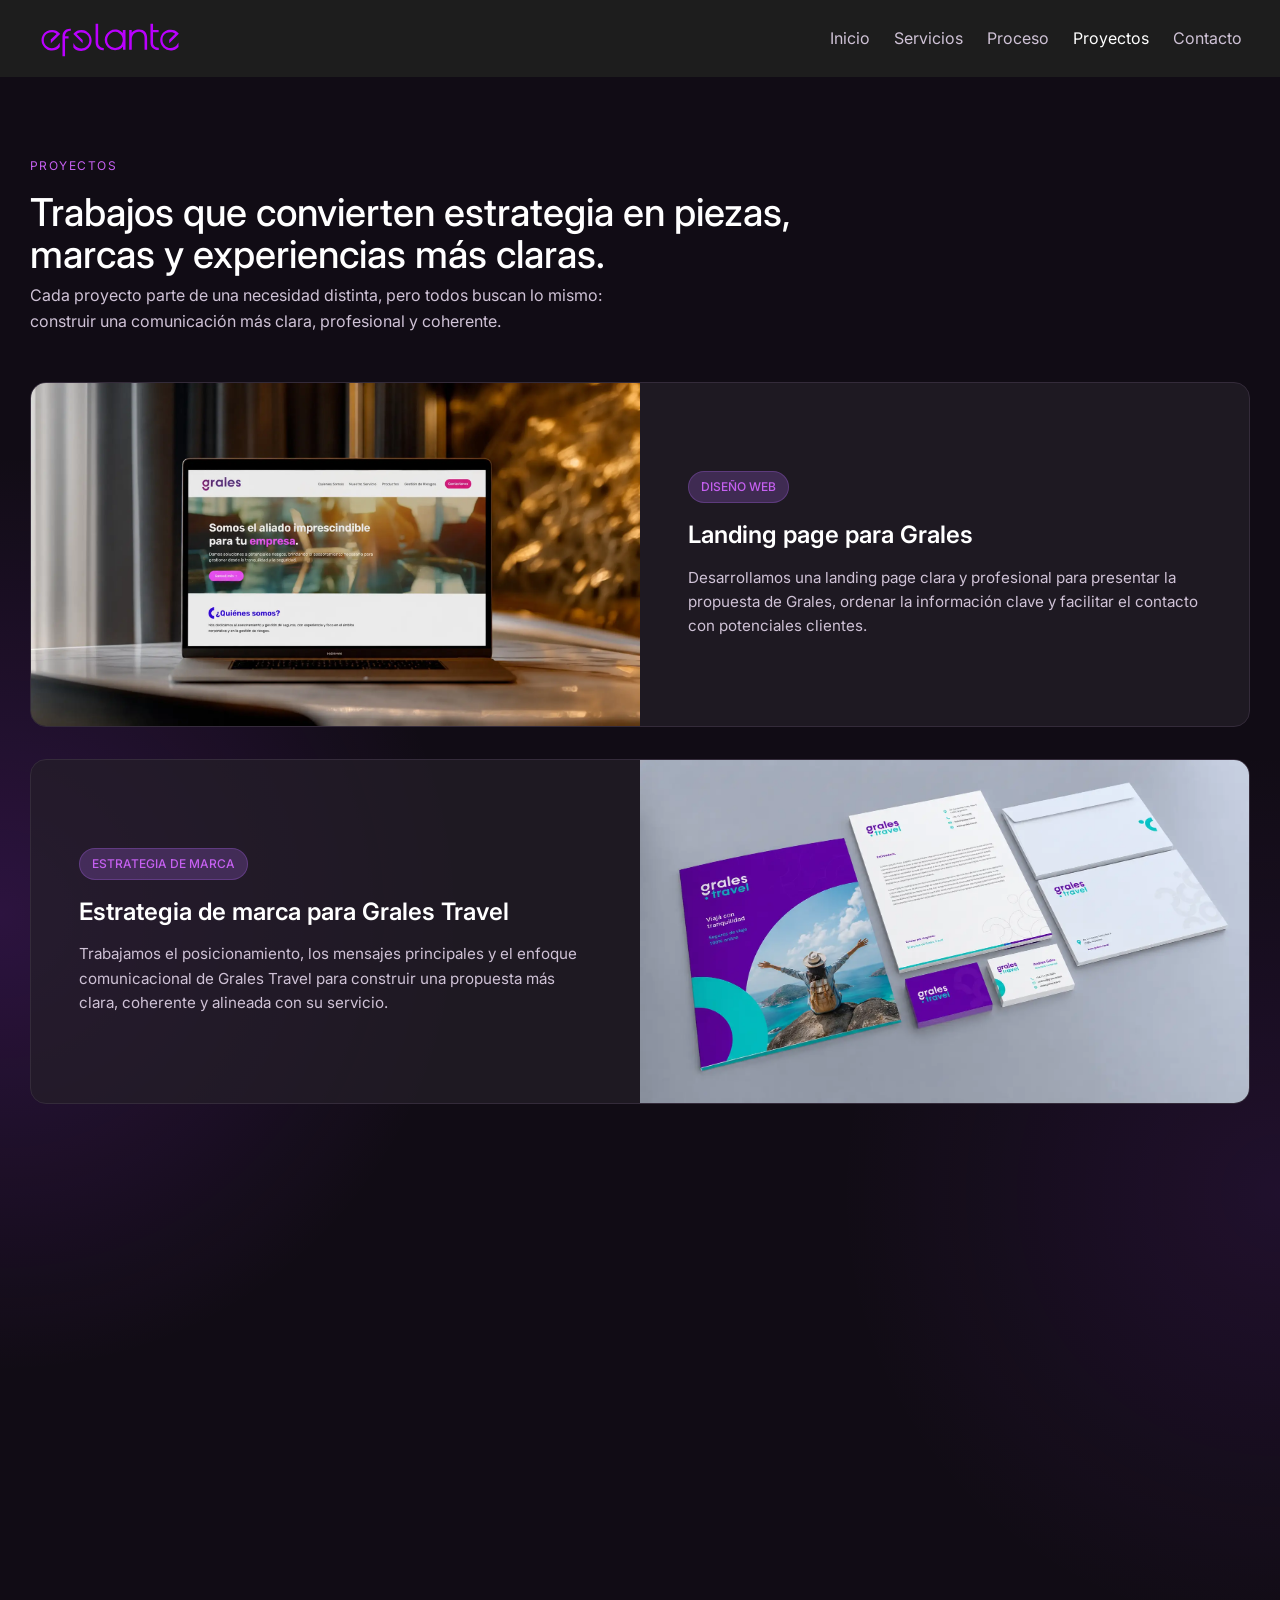
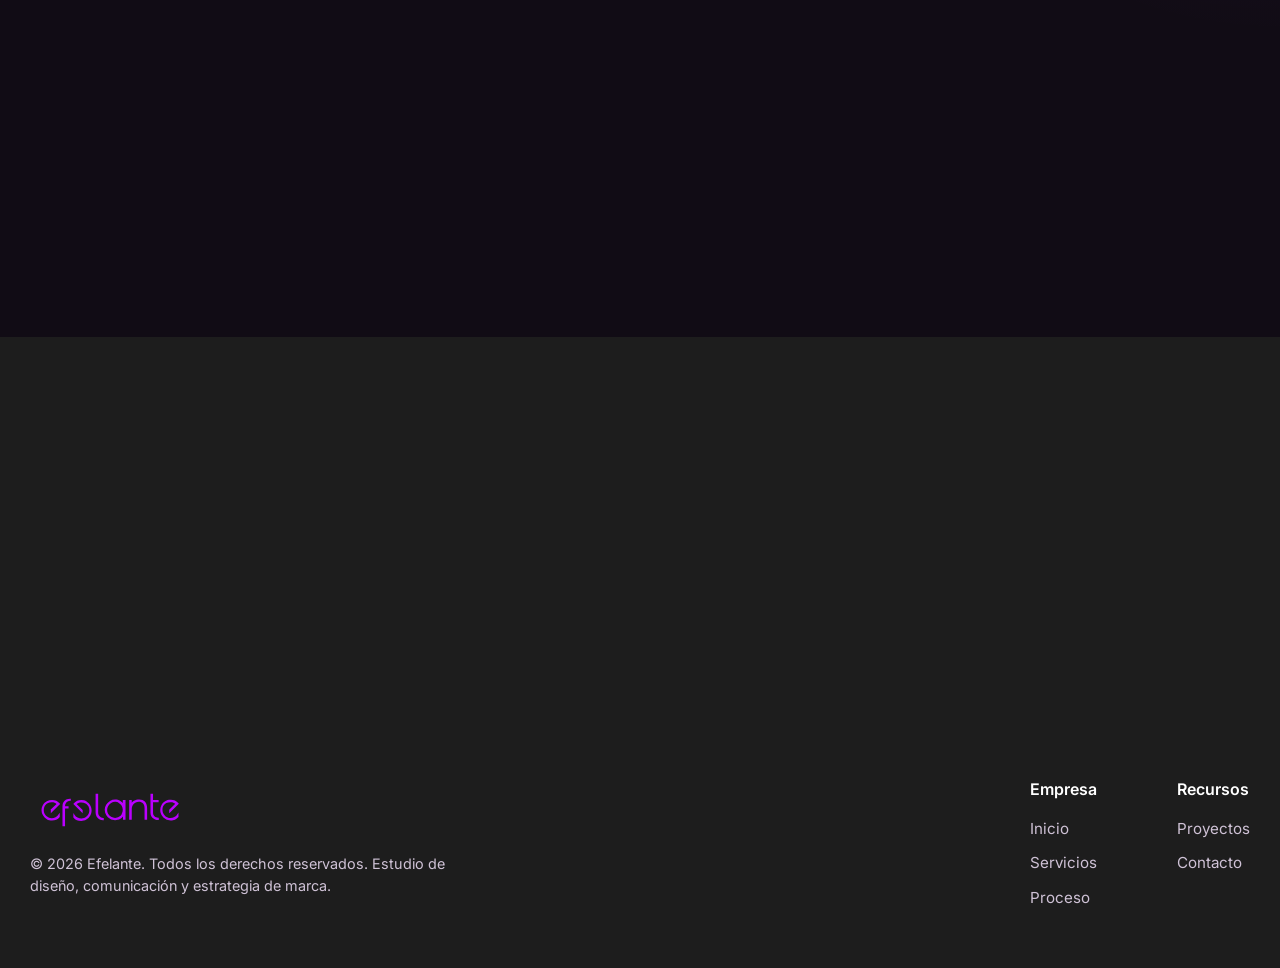
<file: pages/proyectos.html>
<!DOCTYPE html>
<html lang="es">

<head>
    <meta charset="UTF-8">
    <meta name="viewport" content="width=device-width, initial-scale=1.0">
    <title>Proyectos de diseño, marca y comunicación | Efelante</title>
    <meta name="description" content="Conocé proyectos de Efelante en diseño web, estrategia de marca, comunicación digital y piezas visuales para marcas más claras y profesionales.">
    <meta name="keywords" content="proyectos de diseño, proyectos de marca, diseño web, identidad visual, comunicación digital, redes sociales, landing pages">
    <!-- BOOTSTRAP -->

    <link href="https://cdn.jsdelivr.net/npm/bootstrap@5.3.8/dist/css/bootstrap.min.css" rel="stylesheet"
        integrity="sha384-sRIl4kxILFvY47J16cr9ZwB07vP4J8+LH7qKQnuqkuIAvNWLzeN8tE5YBujZqJLB" crossorigin="anonymous">

    <!-- ANIMATE CSS -->

    <link rel="stylesheet" href="https://cdnjs.cloudflare.com/ajax/libs/animate.css/4.1.1/animate.min.css" />

    <!-- AOS -->

    <link href="https://unpkg.com/aos@2.3.1/dist/aos.css" rel="stylesheet">

    <!-- CSS STYLES -->

    <link rel="stylesheet" href="../assets/css/style.css">
</head>

<body>

    <!-- NAVBAR BOOTSTRAP -->

    <header>
        <nav class="navbar navbar-expand-lg navbar-dark">
            <div class="container-fluid">
                <a class="navbar-brand" href="../index.html">
                    <img src="../assets/img/logo-efelante.svg" alt="Logotipo Efelante" class="logo">
                </a>

                <button class="navbar-toggler" type="button" data-bs-toggle="collapse" data-bs-target="#navbarNav"
                    aria-controls="navbarNav" aria-expanded="false" aria-label="Abrir menú de navegación">
                    <span class="navbar-toggler-icon"></span>
                </button>

                <div class="collapse navbar-collapse" id="navbarNav">
                    <ul class="navbar-nav ms-auto">
                        <li class="nav-item">
                            <a class="nav-link" href="../index.html">Inicio</a>
                        </li>
                        <li class="nav-item">
                            <a class="nav-link" href="./servicios.html">Servicios</a>
                        </li>
                        <li class="nav-item">
                            <a class="nav-link" href="./proceso.html">Proceso</a>
                        </li>
                        <li class="nav-item">
                            <a class="nav-link active" aria-current="page" href="./proyectos.html">Proyectos</a>
                        </li>
                        <li class="nav-item">
                            <a class="nav-link" href="./contacto.html">Contacto</a>
                        </li>
                    </ul>
                </div>
            </div>
        </nav>
    </header>

    <main>

        <!-- PROJECTS LIST SECTION -->

        <section class="projects-list">
            <div class="projects-list__container">
                <div class="projects-list__intro animate__animated animate__fadeInLeft">
                    <span class="section-label">
                        PROYECTOS
                    </span>
                    <h1>Trabajos que convierten estrategia en piezas, marcas y experiencias más claras.</h1>
                    <p>Cada proyecto parte de una necesidad distinta, pero todos buscan lo mismo: <br>
                        construir una comunicación más clara, profesional y coherente.</p>
                </div>

                <div class="projects-list__items">
                    <article class="projects-list__card" data-aos="fade-up">
                        <div class="projects-list__image">
                            <img src="../assets/img/project_diseno-web.webp"
                                alt="Proyecto de landing page desarrollada para Grales">
                        </div>
                        <div class="projects-list__content">
                            <span class="projects-list__tag">Diseño web</span>
                            <h2>Landing page para Grales</h2>
                            <p>Desarrollamos una landing page clara y profesional para presentar la propuesta de Grales,
                                ordenar la información clave y facilitar el contacto con potenciales clientes.</p>
                        </div>
                    </article>

                    <article class="projects-list__card projects-list__card--reverse" data-aos="fade-up">
                        <div class="projects-list__image">
                            <img src="../assets/img/project_identidad-visual.webp"
                                alt="Proyecto de estrategia de marca para Grales Travel">
                        </div>
                        <div class="projects-list__content">
                            <span class="projects-list__tag">Estrategia de marca</span>
                            <h2>Estrategia de marca para Grales Travel</h2>
                            <p>Trabajamos el posicionamiento, los mensajes principales y el enfoque comunicacional de
                                Grales Travel para construir una propuesta más clara, coherente y alineada con su
                                servicio.</p>
                        </div>
                    </article>

                    <article class="projects-list__card" data-aos="fade-up">
                        <div class="projects-list__image">
                            <img src="../assets/img/project_comunicacion_redes.webp"
                                alt="Proyecto de comunicación digital para Olisca">
                        </div>
                        <div class="projects-list__content">
                            <span class="projects-list__tag">Comunicación digital</span>
                            <h2>Gestión de marca para Olisca</h2>
                            <p>Creamos piezas y contenidos para sostener una presencia cercana, clara y consistente en
                                redes sociales, acompañando la identidad y el tono cotidiano de la marca.</p>
                        </div>
                    </article>

                    <article class="projects-list__card projects-list__card--reverse" data-aos="fade-up">
                        <div class="projects-list__image">
                            <img src="../assets/img/project_diseno-fachada.webp"
                                alt="Diseño de fachada para local CASUR">
                        </div>
                        <div class="projects-list__content">
                            <span class="projects-list__tag">Diseño aplicado</span>
                            <h2>Diseño de fachada para local CASUR</h2>
                            <p>Diseñamos una propuesta visual para la fachada del local, buscando reforzar la presencia
                                institucional de CASUR y mejorar la identificación del espacio físico.</p>
                        </div>
                    </article>

                </div>
            </div>
        </section>

        <!-- PROJECTS CONTACT SECTION -->

        <section class="contact contact--projects" data-aos="zoom-in">
            <div class="contact__container">
                <div class="contact__text">
                    <h2>¿Querés que tu marca también comunique mejor?</h2>
                    <p>Contanos en qué etapa estás y vemos cómo podemos ayudarte a ordenar tu marca, tus mensajes o tus
                        próximos materiales.</p>
                </div>
                <div class="contact__buttons">
                    <a href="./contacto.html" class="button button--primary">Contactar a Efelante</a>
                    <a href="./servicios.html" class="button button--secondary">Ver servicios</a>
                </div>
            </div>
        </section>

    </main>

    <footer class="footer">
        <div class="footer__container">
            <div class="footer__brand">
                <img src="../assets/img/logo-efelante.svg" alt="Logotipo de Efelante">
                <p>© 2026 Efelante. Todos los derechos reservados. Estudio de diseño, comunicación y estrategia de
                    marca.
                </p>
            </div>
            <div class="footer__links">
                <div class="footer__column">
                    <h4>Empresa</h4>
                    <ul>
                        <li><a href="../index.html">Inicio</a></li>
                        <li><a href="./servicios.html">Servicios</a></li>
                        <li><a href="./proceso.html">Proceso</a></li>
                    </ul>
                </div>
                <div class="footer__column">
                    <h4>Recursos</h4>
                    <ul>
                        <li><a href="./proyectos.html">Proyectos</a></li>
                        <li><a href="./contacto.html">Contacto</a></li>
                    </ul>
                </div>
            </div>
        </div>
    </footer>

    <!-- JAVASCRIPT BOOTSTRAP -->

    <script src="https://cdn.jsdelivr.net/npm/bootstrap@5.3.8/dist/js/bootstrap.bundle.min.js"
        integrity="sha384-FKyoEForCGlyvwx9Hj09JcYn3nv7wiPVlz7YYwJrWVcXK/BmnVDxM+D2scQbITxI"
        crossorigin="anonymous"></script>

    <!-- AOS JAVASCRIPT -->

    <script src="https://unpkg.com/aos@2.3.1/dist/aos.js"></script>

    <!-- INITAILIZE AOS -->

    <script>
        AOS.init();
    </script>

</body>

</html>
</file>
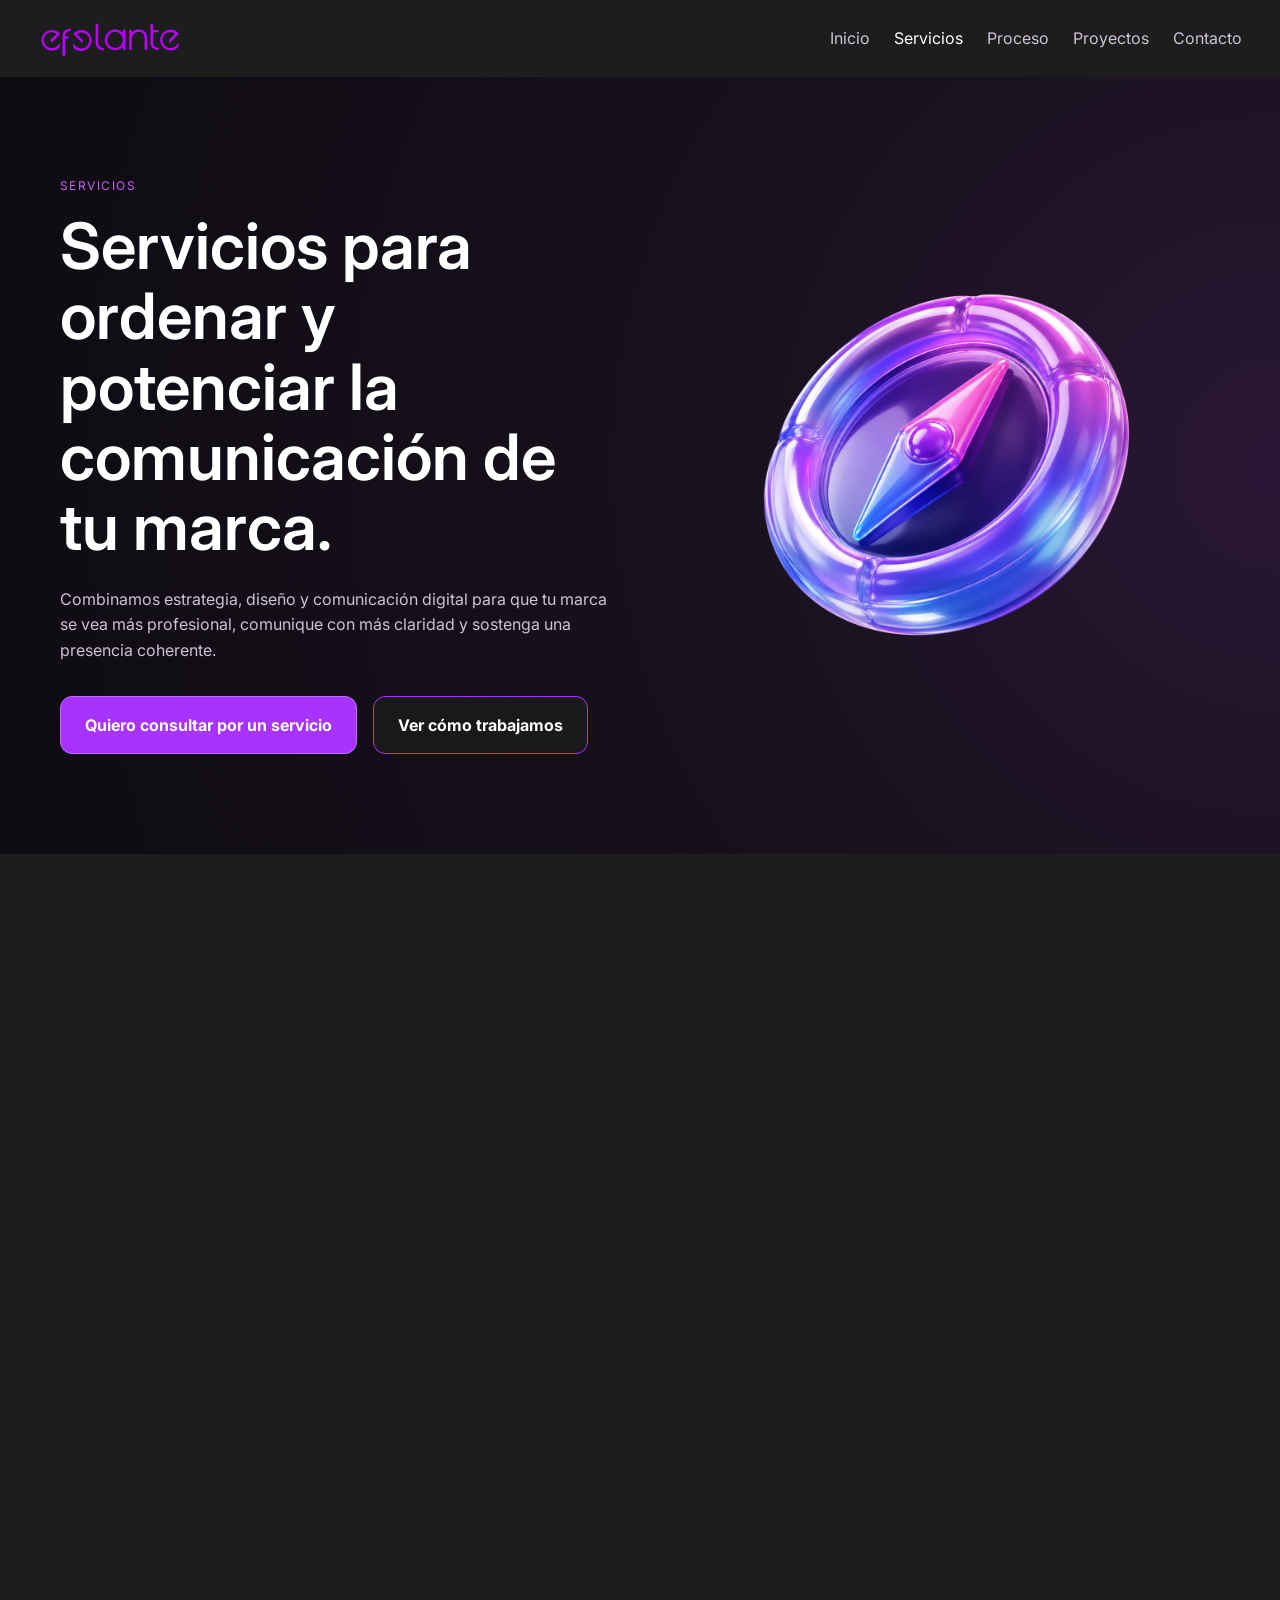
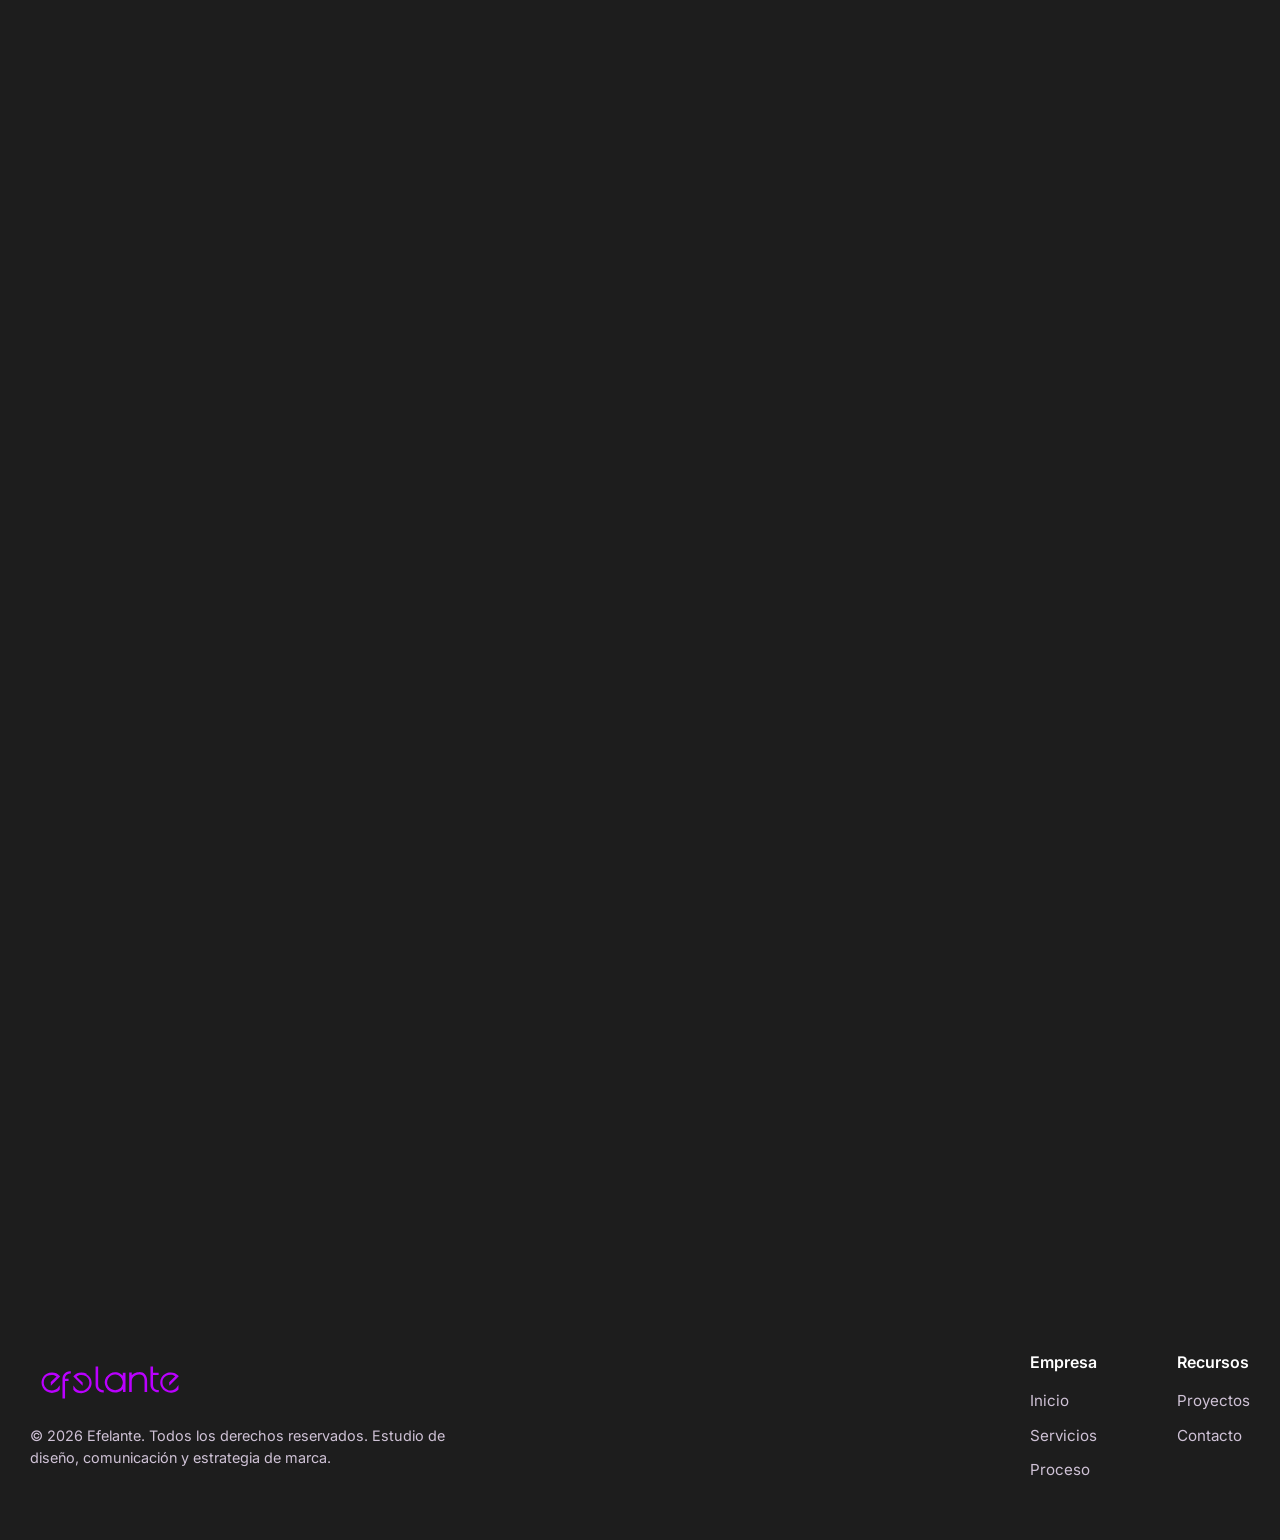
<file: pages/servicios.html>
<!DOCTYPE html>
<html lang="es">

<head>
    <meta charset="UTF-8">
    <meta name="viewport" content="width=device-width, initial-scale=1.0">
    <title>Servicios de estrategia, diseño y comunimcación | Efelante</title>
    <meta name="description"
        content="Conocé los servicios de Efelante: estrategia de marca, diseño e identidad visual, comunicación digital y contenidos para marcas más claras y profesionales.">
    <meta name="keywords"
        content="servicios de estrategia de marca, diseño de marca, comunicación digital, identidad visual, diseño web, contenidos para redes sociales">
    <!-- BOOTSTRAP -->

    <link href="https://cdn.jsdelivr.net/npm/bootstrap@5.3.8/dist/css/bootstrap.min.css" rel="stylesheet"
        integrity="sha384-sRIl4kxILFvY47J16cr9ZwB07vP4J8+LH7qKQnuqkuIAvNWLzeN8tE5YBujZqJLB" crossorigin="anonymous">

    <!-- ANIMATE CSS -->

    <link rel="stylesheet" href="https://cdnjs.cloudflare.com/ajax/libs/animate.css/4.1.1/animate.min.css" />

    <!-- AOS -->

    <link href="https://unpkg.com/aos@2.3.1/dist/aos.css" rel="stylesheet">
    <!-- CSS STYLES -->

    <link rel="stylesheet" href="../assets/css/style.css">
</head>

<body>

    <!-- NAVBAR BOOTSTRAP -->

    <header>
        <nav class="navbar navbar-expand-lg navbar-dark">
            <div class="container-fluid">
                <a class="navbar-brand" href="../index.html">
                    <img src="../assets/img/logo-efelante.svg" alt="Logotipo Efelante" class="logo">
                </a>

                <button class="navbar-toggler" type="button" data-bs-toggle="collapse" data-bs-target="#navbarNav"
                    aria-controls="navbarNav" aria-expanded="false" aria-label="Abrir menú de navegación">
                    <span class="navbar-toggler-icon"></span>
                </button>

                <div class="collapse navbar-collapse" id="navbarNav">
                    <ul class="navbar-nav ms-auto">
                        <li class="nav-item">
                            <a class="nav-link" href="../index.html">Inicio</a>
                        </li>
                        <li class="nav-item">
                            <a class="nav-link active" aria-current="page" href="./servicios.html">Servicios</a>
                        </li>
                        <li class="nav-item">
                            <a class="nav-link" href="./proceso.html">Proceso</a>
                        </li>
                        <li class="nav-item">
                            <a class="nav-link" href="./proyectos.html">Proyectos</a>
                        </li>
                        <li class="nav-item">
                            <a class="nav-link" href="./contacto.html">Contacto</a>
                        </li>
                    </ul>
                </div>
            </div>
        </nav>
    </header>

    <main>

        <!-- SERVICES HERO SECTION -->

        <section class="services-hero">
            <div class="services-hero__container">
                <div class="services-hero__content">
                    <span class="section-label">
                        SERVICIOS
                    </span>
                    <h1 class="animate__animated animate__fadeInLeft">Servicios para ordenar y potenciar la comunicación
                        de tu marca.</h1>
                    <p>Combinamos estrategia, diseño y comunicación digital para que tu marca se vea más profesional,
                        comunique con más claridad y sostenga una presencia coherente.</p>
                    <div class="services-hero__buttons">
                        <a href="./contacto.html" class="button button--primary">Quiero consultar por un servicio</a>
                        <a href="./proceso.html" class="button button--secondary">Ver cómo trabajamos</a>
                    </div>
                </div>
                <div class="services-hero__image">
                    <img src="../assets/img/brujula-inflatable.webp"
                        alt="Brújula inflable representando dirección estratégica">
                </div>
            </div>
        </section>

        <!-- SERVICES AREAS SECTION -->

        <section class="services-areas" data-aos="fade-up">
            <div class="services-areas__container">
                <div class="services-areas__content">
                    <h2>Tres áreas para ayudarte a comunicar mejor.</h2>
                    <p>Trabajamos sobre los puntos clave de tu comunicación: lo que tu marca dice, cómo se ve y cómo
                        llega a las personas correctas.</p>
                </div>
                <div class="services-areas__cards row g-4">
                    <div class="col-12 col-md-4">
                        <div class="card">
                            <div class="card-body">
                                <img src="../assets/img/icon_card_estrategia.svg"
                                    alt="Icono representativo de estrategia de marca" class="card-icon">
                                <h3 class="card-title">Estrategia de marca</h3>
                                <p class="card-text">Ordenamos el enfoque de tu marca, sus mensajes clave, su propuesta
                                    de valor y su posicionamiento para que tenga una dirección más clara.
                                </p>
                            </div>
                        </div>
                    </div>

                    <div class="col-12 col-md-4">
                        <div class="card">
                            <div class="card-body">
                                <img src="../assets/img/icon_card_diseno.svg"
                                    alt="Icono representativo de identidad visual" class="card-icon">
                                <h3 class="card-title">Diseño e identidad visual</h3>
                                <p class="card-text">Creamos o ajustamos sistemas visuales, piezas gráficas y materiales
                                    de comunicación para que tu marca se vea más profesional y consistente.</p>
                            </div>
                        </div>
                    </div>

                    <div class="col-12 col-md-4">
                        <div class="card">
                            <div class="card-body">
                                <img src="../assets/img/icon_card_comunicacion.svg"
                                    alt="Icono representativo de comunicación digital" class="card-icon">
                                <h3 class="card-title">Comunicación digital y contenidos</h3>
                                <p class="card-text">Planificamos y desarrollamos contenidos, campañas y piezas
                                    digitales para sostener una presencia clara, constante y alineada con tus objetivos.
                                </p>
                            </div>
                        </div>
                    </div>
                </div>
            </div>
        </section>

        <!-- SERVICES TABLE SECTION -->

        <section class="services-table" aria-label="Comparativa de servicios de Efelante" data-aos="fade-up">
            <div class="services-table__container">
                <div class="services-table__content">
                    <span class="section-label">QUÉ INCLUYE</span>
                    <h2>Qué incluye cada uno de nuestros servicios y para qué sirve.</h2>
                    <p>Cada área puede trabajarse de forma independiente o combinarse según la etapa, necesidad y nivel
                        de orden de tu marca.</p>
                </div>
                <div class="services-table__list">
                    <div class="services-table__header">
                        <span>Área</span>
                        <span>Que incluye</span>
                        <span>Para qué sirve</span>
                    </div>
                    <article class="services-table__item">
                        <div class="services-table__area">
                            <p>Estrategia</p>
                        </div>
                        <div class="services-table__includes">
                            <ul>
                                <li>Diagnóstico profundo.</li>
                                <li>Propuesta de valor clara.</li>
                                <li>Definición de mensajes clave.</li>
                                <li>Tono de voz y personalidad.</li>
                                <li>Estrategia de posicionamiento.</li>
                            </ul>
                        </div>
                        <div class="services-table__purpose">
                            <p>Para ordenar lo que la marca dice y cómo se presenta ante el mundo, asegurando que cada
                                mensaje tenga un propósito.</p>
                        </div>
                    </article>

                    <article class="services-table__item">
                        <div class="services-table__area">
                            <p>Diseño</p>
                        </div>
                        <div class="services-table__includes">
                            <ul>
                                <li>Sistema de identidad visual.</li>
                                <li>Diseño de piezas gráficas.</li>
                                <li>Presentaciones corporativas.</li>
                                <li>Materiales comerciales y PDF.</li>
                                <li>Recursos gráficos para redes sociales.</li>
                            </ul>
                        </div>
                        <div class="services-table__purpose">
                            <p>Para mejorar la percepción profesional y la coherencia visual en cada punto de contacto
                                con el cliente.</p>
                        </div>
                    </article>

                    <article class="services-table__item">
                        <div class="services-table__area">
                            <p>Comunicación</p>
                        </div>
                        <div class="services-table__includes">
                            <ul>
                                <li>Planificación estratégica mensual.</li>
                                <li>Gestión de redes sociales.</li>
                                <li>Campañas digitales y lanzamientos.</li>
                                <li>Copywriting persuasivo.</li>
                                <li>Producción de contenido de marca.</li>
                            </ul>
                        </div>
                        <div class="services-table__purpose">
                            <p>Para sostener una presencia clara, constante y alineada que convierta la atención en
                                oportunidades reales.</p>
                        </div>
                    </article>
                </div>
            </div>
        </section>

        <!-- CONTACT SERVICES SECTION -->

        <section class="contact contact--services" data-aos="zoom-in">
            <div class="contact__container">
                <div class="contact__text">
                    <h2>Empecemos por entender qué necesita tu marca.</h2>
                    <p>Contanos en qué etapa estás y te ayudamos a identificar qué tipo de
                        trabajo puede tener más sentido.</p>
                </div>
                <div class="contact__buttons">
                    <a href="./contacto.html" class="button button--primary">Consultar por mi marca</a>
                    <a href="./proceso.html" class="button button--secondary">Ver proceso de trabajo</a>
                </div>
            </div>
        </section>

    </main>

    <footer class="footer">
        <div class="footer__container">
            <div class="footer__brand">
                <img src="../assets/img/logo-efelante.svg" alt="Logotipo de Efelante">
                <p>© 2026 Efelante. Todos los derechos reservados. Estudio de diseño, comunicación y estrategia de
                    marca.
                </p>
            </div>
            <div class="footer__links">
                <div class="footer__column">
                    <h4>Empresa</h4>
                    <ul>
                        <li><a href="../index.html">Inicio</a></li>
                        <li><a href="./servicios.html">Servicios</a></li>
                        <li><a href="./proceso.html">Proceso</a></li>
                    </ul>
                </div>
                <div class="footer__column">
                    <h4>Recursos</h4>
                    <ul>
                        <li><a href="./proyectos.html">Proyectos</a></li>
                        <li><a href="./contacto.html">Contacto</a></li>
                    </ul>
                </div>
            </div>
        </div>
    </footer>

    <!-- BOOTSTRAP JAVASCRIPT -->

    <script src="https://cdn.jsdelivr.net/npm/bootstrap@5.3.8/dist/js/bootstrap.bundle.min.js"
        integrity="sha384-FKyoEForCGlyvwx9Hj09JcYn3nv7wiPVlz7YYwJrWVcXK/BmnVDxM+D2scQbITxI"
        crossorigin="anonymous"></script>

    <!-- AOS JAVASCRIPT -->

    <script src="https://unpkg.com/aos@2.3.1/dist/aos.js"></script>

    <!-- INITAILIZE AOS -->

    <script>
        AOS.init();
    </script>

</body>

</html>
</file>
<file: assets/css/style.css>
@import url("https://fonts.googleapis.com/css2?family=Inter:ital,opsz,wght@0,14..32,100..900;1,14..32,100..900&display=swap");
/* COLORES */
/* BASE STYLES */
* {
  padding: 0;
  margin: 0;
  box-sizing: border-box;
}

body {
  font-family: "Inter", sans-serif;
  color: #ffffff;
  background-color: #1d1d1d;
}

/* GENERAL STYLES */
h1 {
  font-size: 2.4rem;
  line-height: 1.1;
}

h2 {
  font-size: 2rem;
  font-weight: 600;
  color: #ffffff;
  line-height: 1.2;
}

.section-label {
  display: block;
  color: #c560f0;
  font-size: 0.75rem;
  font-weight: 400;
  letter-spacing: 0.12em;
  margin-bottom: 16px;
}

.button {
  display: inline-block;
  text-decoration: none;
  text-align: center;
  font-weight: 700;
  padding: 16px 24px;
  border-radius: 12px;
  transition: background-color 0.3s ease, border-color 0.3s ease, color 0.3s ease;
}
.button--primary {
  background-color: #a833ff;
  border: 1px solid #be6dff;
  color: #ffffff;
}
.button--primary:hover {
  background-color: #7b24c7;
  border-color: #be6dff;
}
.button--secondary {
  color: #ffffff;
  border: 1px solid #a833ff;
  background-color: rgba(29, 29, 29, 0.71);
}
.button--secondary:hover {
  color: #cfc2d6;
  border-color: #be6dff;
}

.card-icon {
  width: 32px;
  margin-bottom: 24px;
}

.card-icon--large {
  width: 46px;
  margin-bottom: 24px;
}

/* NAVBAR BOOTSTRAP */
.navbar {
  background-color: #1d1d1d;
  padding: 10px 30px;
}
.navbar .container-fluid {
  max-width: 1350px;
  margin: 0 auto;
  padding: 0;
}
.navbar .nav-link {
  color: #cfc2d6;
  font-weight: 400;
  padding: 6px 0;
  transition: color 0.3s ease;
}
.navbar .nav-link:hover {
  color: #c560f0;
}
.navbar .nav-link.active {
  color: #ffffff;
}
.navbar .navbar-nav {
  gap: 8px;
}

.navbar-brand {
  padding: 0;
}
.navbar-brand .logo {
  width: 10rem;
}

.navbar-toggler {
  border: none;
  box-shadow: none;
  padding: 0;
}
.navbar-toggler:focus {
  box-shadow: none;
}

.navbar-collapse {
  padding-top: 14px;
  padding-left: 10px;
}

/* FOOTER STYLES */
.footer {
  background-color: #1d1d1d;
  padding: 48px 30px;
}
.footer .footer__container {
  max-width: 1350px;
  margin: 0 auto;
}
.footer .footer__brand {
  margin-bottom: 32px;
}
.footer .footer__brand img {
  width: 10rem;
  margin-bottom: 16px;
}
.footer .footer__brand p {
  color: #cfc2d6;
  font-size: 0.9rem;
  line-height: 1.5;
  margin-bottom: 0;
}
.footer .footer__links {
  display: grid;
  gap: 24px;
}
.footer .footer__column h4 {
  font-size: 1rem;
  font-weight: 600;
  color: #ffffff;
  margin-bottom: 16px;
}
.footer .footer__column ul {
  list-style: none;
  padding: 0;
  margin: 0;
}
.footer .footer__column li {
  margin-bottom: 10px;
}
.footer .footer__column a {
  text-decoration: none;
  color: #cfc2d6;
  font-size: 0.95rem;
}

/* CONTACT CTA SECTION */
.contact {
  background: radial-gradient(circle at bottom left, #2a1635 0%, #16111B 45%, #0f0b13 100%);
  padding: 100px 30px;
}
.contact .contact__container {
  max-width: 900px;
  margin: 0 auto;
  text-align: center;
}
.contact .contact__text {
  margin-bottom: 40px;
}
.contact .contact__text p {
  color: #cfc2d6;
  font-size: 1rem;
  line-height: 1.6;
  max-width: 620px;
  margin: 0 auto;
}
.contact .contact__buttons {
  display: flex;
  flex-direction: column;
  gap: 16px;
}
.contact .contact__buttons .button {
  width: 100%;
}

/* INDEX PAGE - HERO STYLES */
.hero {
  background-image: linear-gradient(rgba(0, 0, 0, 0.45), rgba(0, 0, 0, 0.45)), url("../img/fondo-hero.webp");
  background-size: cover;
  background-position: center;
  background-repeat: no-repeat;
  padding: 80px 30px;
}
.hero .hero__container {
  max-width: 1200px;
  margin: 0 auto;
}
.hero .hero__label {
  color: #c560f0;
  font-size: 0.75rem;
  font-weight: 400;
  letter-spacing: 0.12em;
}
.hero h1 {
  font-weight: 600;
}
.hero h1 span {
  display: block;
  color: #c560f0;
}
.hero .hero__buttons {
  margin-top: 32px;
  display: flex;
  gap: 16px;
  flex-wrap: wrap;
}
.hero .hero__buttons .button {
  width: 100%;
  max-width: 380px;
}
.hero .hero__image img {
  display: none;
}

/* INDEX PAGE - PROBLEM SECTION STYLES */
.problem {
  background-color: #1d1d1d;
  padding: 80px 30px;
}
.problem .problem__container {
  max-width: 1350px;
  margin: 0 auto;
}
.problem .problem__text {
  text-align: center;
  max-width: 900px;
  margin: 0 auto 48px auto;
}
.problem .card {
  background-color: #251f29;
  border: 1px solid #342b3a;
  border-radius: 12px;
  color: #ffffff;
  height: 100%;
}
.problem .card .card-body {
  padding: 32px;
}
.problem .card .card-title {
  font-size: 1.4rem;
  font-weight: 600;
  line-height: 1.2;
  margin-bottom: 14px;
  color: #ffffff;
}
.problem .card .card-text {
  font-size: 0.95rem;
  line-height: 1.5;
  color: #cfc2d6;
  margin-bottom: 0;
}

/* INDEX PAGE - SOLUTION SECTION STYLES */
.solution {
  background-color: #16111B;
  padding: 80px 30px;
}
.solution .solution__container {
  max-width: 1350px;
  margin: 0 auto;
}
.solution .solution__content {
  margin-bottom: 48px;
}
.solution .solution__cards {
  display: grid;
  gap: 24px;
}
.solution .solution__card {
  height: 100%;
}
.solution .card {
  background-color: #1F1A23;
  border: 1px solid #342b3a;
  border-radius: 12px;
  color: #ffffff;
}
.solution .card .card-body {
  padding: 32px;
}
.solution .card .card-title {
  font-size: 1.4rem;
  font-weight: 600;
  line-height: 1.2;
  margin-bottom: 14px;
  color: #ffffff;
}
.solution .card .card-text {
  font-size: 0.95rem;
  line-height: 1.5;
  color: #cfc2d6;
  margin-bottom: 0;
}
.solution .solution__card--highlight {
  background-color: #be6dff;
  border-color: #b560f5;
}
.solution .solution__card--highlight .card-title,
.solution .solution__card--highlight .card-text {
  color: #2a1635;
}
.solution .solution__card--wide {
  background-color: #2E2832;
  border-color: #4D4354;
}

/* INDEX PAGE - SERVICES SECTION STYLES */
.services {
  background-color: #1f1a23;
  padding: 80px 30px;
}
.services .services__container {
  max-width: 1350px;
  margin: 0 auto;
}
.services .services__text {
  text-align: center;
  max-width: 850px;
  margin: 0 auto 48px auto;
}
.services .services__cards {
  display: grid;
  gap: 32px;
}
.services .services__card {
  background-color: #251f29;
  border: 1px solid #342b3a;
  border-radius: 16px;
  overflow: hidden;
  padding-bottom: 24px;
  transition: 1s;
}
.services .services__card:hover {
  transform: scale(1.03);
  box-shadow: 0 0 20px #b560f5;
  cursor: pointer;
}
.services .services__card img {
  width: 100%;
  height: 260px;
  display: block;
  object-fit: cover;
}
.services .services__card h3 {
  font-size: 1.1rem;
  font-weight: 600;
  line-height: 1.2;
  margin: 20px 0 10px;
  color: #ffffff;
  padding: 0 24px;
}
.services .services__card p {
  font-size: 0.95rem;
  line-height: 1.5;
  color: #cfc2d6;
  margin-bottom: 0;
  padding: 0 24px;
}
.services .services__cta {
  text-align: center;
  margin-top: 48px;
}
.services .services__cta .button {
  width: 100%;
}

/* INDEX PAGE - PROCESS SECTION STYLES */
.process {
  background-color: #16111B;
  padding: 80px 30px;
}
.process .process__container {
  max-width: 1350px;
  margin: 0 auto;
}
.process .process__text {
  max-width: 1350px;
  margin: 0 auto 48px auto;
}
.process .process__steps {
  display: grid;
  gap: 32px;
}
.process .process__number {
  width: 56px;
  height: 56px;
  background-color: #be6dff;
  color: #16111B;
  border: 4px solid #110C15;
  border-radius: 50%;
  display: flex;
  align-items: center;
  justify-content: center;
  font-weight: 700;
  margin-bottom: 24px;
  box-shadow: 0 0 18px rgba(183, 109, 255, 0.7);
}
.process .process__step h3 {
  font-size: 1.2rem;
  font-weight: 600;
  line-height: 1.2;
  color: #ffffff;
  margin-bottom: 14px;
}
.process .process__step p {
  font-size: 0.95rem;
  line-height: 1.5;
  color: #cfc2d6;
  margin-bottom: 0;
}

/* INDEX PAGE - PROJECTS SECTION STYLES */
.projects {
  background-color: #1d1d1d;
  padding: 80px 30px;
}
.projects .projects__container {
  max-width: 1350px;
  margin: 0 auto;
}
.projects .projects__header {
  margin-bottom: 48px;
}
.projects .projects__header .button {
  margin-top: 24px;
}
.projects .projects__text {
  max-width: 850px;
}
.projects .projects__text p {
  color: #cfc2d6;
  font-size: 1rem;
  line-height: 1.6;
  margin-bottom: 0;
}
.projects .projects__grid {
  display: grid;
  gap: 32px;
}
.projects .projects__card {
  background-color: #160D1B;
  border: 1px solid #2c2133;
  border-radius: 16px;
  overflow: hidden;
}
.projects .projects__card img {
  width: 100%;
  display: block;
}
.projects .projects__card h3 {
  font-size: 1.1rem;
  font-weight: 600;
  line-height: 1.2;
  color: #ffffff;
  margin: 0 24px 24px;
}
.projects .projects__pill {
  display: inline-block;
  margin: 24px 24px 12px;
  padding: 6px 12px;
  border-radius: 999px;
  background-color: rgba(183, 109, 255, 0.22);
  border: 1px solid rgba(183, 109, 255, 0.25);
  color: #c560f0;
  font-size: 0.75rem;
  font-weight: 500;
  text-transform: uppercase;
}

/* SERVICES PAGE */
/* SERVICES PAGE - SERVICES HERO SECTION */
.services-hero {
  background: radial-gradient(circle at right, #2a1635 0%, #16111B 45%, #0f0b13 100%);
  padding: 80px 30px;
}
.services-hero .services-hero__container {
  max-width: 1350px;
  margin: 0 auto;
}
.services-hero .services-hero__content {
  max-width: 760px;
}
.services-hero h1 {
  font-size: 2.4rem;
  font-weight: 600;
  line-height: 1.1;
  margin-bottom: 24px;
}
.services-hero p {
  color: #cfc2d6;
  font-size: 1rem;
  line-height: 1.6;
  margin-bottom: 0;
}
.services-hero .services-hero__buttons {
  margin-top: 32px;
  display: flex;
  gap: 16px;
  flex-wrap: wrap;
}
.services-hero .services-hero__buttons .button {
  width: 100%;
  max-width: 380px;
}
.services-hero .services-hero__image {
  display: none;
}

/* SERVICES PAGE - SERVICES AREAS SECTION */
.services-areas {
  background-color: #110C15;
  padding: 80px 30px;
}
.services-areas .services-areas__container {
  max-width: 1350px;
  margin: 0 auto;
}
.services-areas .services-areas__content {
  text-align: center;
  max-width: 850px;
  margin: 0 auto 48px auto;
}
.services-areas .services-areas__content p {
  color: #cfc2d6;
  font-size: 1rem;
  line-height: 1.6;
  margin-bottom: 0;
}
.services-areas .card {
  background-color: #1f1a23;
  border: 1px solid #342b3a;
  border-radius: 12px;
  color: #ffffff;
  height: 100%;
}
.services-areas .card .card-icon {
  width: 50px;
  height: 50px;
  background-color: rgba(183, 109, 255, 0.18);
  border-radius: 8px;
  padding: 9px;
  margin-bottom: 28px;
}
.services-areas .card .card-body {
  padding: 32px;
}
.services-areas .card .card-title {
  font-size: 1.4rem;
  font-weight: 600;
  line-height: 1.2;
  margin-bottom: 14px;
  color: #ffffff;
}
.services-areas .card .card-text {
  font-size: 0.95rem;
  line-height: 1.5;
  color: #cfc2d6;
  margin-bottom: 0;
}

/* SERVICES PAGE - SERVICES TABLE SECTION */
.services-table {
  background-color: #16111B;
  padding: 80px 30px;
}
.services-table .services-table__container {
  max-width: 1350px;
  margin: 0 auto;
}
.services-table .services-table__content {
  text-align: center;
  max-width: 760px;
  margin: 0 auto 48px auto;
}
.services-table .services-table__content p {
  color: #cfc2d6;
  font-size: 1rem;
  line-height: 1.6;
  margin-bottom: 0;
}
.services-table .services-table__list {
  display: grid;
  gap: 20px;
}
.services-table .services-table__header {
  display: none;
}
.services-table .services-table__item {
  background-color: #251f29;
  border: 1px solid #342b3a;
  border-radius: 16px;
  padding: 28px;
}
.services-table .services-table__area p {
  color: #ffffff;
  font-size: 1.25rem;
  font-weight: 600;
  line-height: 1.2;
  margin-bottom: 20px;
}
.services-table .services-table__includes ul {
  color: #cfc2d6;
  padding-left: 20px;
  margin-bottom: 24px;
}
.services-table .services-table__includes li {
  font-size: 0.95rem;
  line-height: 1.5;
  margin-bottom: 8px;
}
.services-table .services-table__includes li:last-child {
  margin-bottom: 0;
}
.services-table .services-table__purpose p {
  color: #eee5f3;
  font-size: 0.95rem;
  font-weight: 500;
  line-height: 1.5;
  margin-bottom: 0;
}

/* EXTENDS */
.process-method .process-method__card, .process-steps .process-steps__item {
  border: 1px solid #342b3a;
  border-radius: 16px;
  padding: 32px;
}

/* MIXINS */
/* PROCESS PAGE */
/* PROCESS PAGE - PROCESS HERO SECTION */
.process-hero {
  background: radial-gradient(circle at right, #12383f 0%, #16111B 45%, #0f0b13 100%);
  padding: 80px 30px;
}
.process-hero .process-hero__container {
  max-width: 1350px;
  margin: 0 auto;
}
.process-hero .process-hero__content {
  max-width: 760px;
}
.process-hero h1 {
  font-size: 2.4rem;
  font-weight: 600;
  line-height: 1.1;
  margin-bottom: 24px;
}
.process-hero p {
  color: #cfc2d6;
  font-size: 1rem;
  line-height: 1.6;
  margin-bottom: 0;
}
.process-hero .process-hero__buttons {
  margin-top: 32px;
  display: flex;
  gap: 16px;
  flex-wrap: wrap;
}
.process-hero .process-hero__buttons .button {
  width: 100%;
  max-width: 380px;
}
.process-hero .process-hero__image {
  display: none;
}

/* PROCESS PAGE - PROCESS METHOD SECTION */
.process-method {
  background-color: #110C15;
  padding: 80px 30px;
}
.process-method .process-method__container {
  max-width: 1350px;
  margin: 0 auto;
}
.process-method .process-method__content {
  max-width: 850px;
  margin-bottom: 48px;
}
.process-method .process-method__content p {
  color: #cfc2d6;
  font-size: 1rem;
  line-height: 1.6;
  margin-bottom: 0;
}
.process-method .process-method__cards {
  display: grid;
  gap: 24px;
}
.process-method .process-method__card {
  background-color: rgba(37, 31, 41, 0.72);
  height: 100%;
}
.process-method .process-method__card h3 {
  font-size: 1.4rem;
  font-weight: 600;
  line-height: 1.2;
  color: #ffffff;
  margin-bottom: 14px;
}
.process-method .process-method__card p {
  color: #cfc2d6;
  font-size: 0.95rem;
  line-height: 1.5;
  margin-bottom: 0;
}
.process-method .process-method__card-circle {
  width: 64px;
  height: 64px;
  background-color: rgba(183, 109, 255, 0.18);
  border: 1px solid rgba(183, 109, 255, 0.35);
  border-radius: 50%;
  display: flex;
  align-items: center;
  justify-content: center;
  margin-bottom: 24px;
  box-shadow: 0 0 18px rgba(183, 109, 255, 0.35);
}
.process-method .process-method__card-circle img {
  width: 36px;
}

/* PROCESS PAGE - PROCESS STEPS SECTION */
.process-steps {
  background-color: #16111B;
  padding: 80px 30px;
}
.process-steps .process-steps__container {
  max-width: 1350px;
  margin: 0 auto;
}
.process-steps .process-steps__content {
  max-width: 760px;
  margin-bottom: 48px;
}
.process-steps .process-steps__content p {
  color: #cfc2d6;
  font-size: 1rem;
  line-height: 1.6;
  margin-bottom: 0;
}
.process-steps .process-steps__list {
  display: grid;
  gap: 32px;
}
.process-steps .process-steps__item {
  background-color: #251f29;
  height: 100%;
}
.process-steps .process-steps__item h3 {
  font-size: 1.2rem;
  font-weight: 600;
  line-height: 1.2;
  color: #ffffff;
  margin-bottom: 14px;
}
.process-steps .process-steps__item p {
  color: #cfc2d6;
  font-size: 0.95rem;
  line-height: 1.5;
  margin-bottom: 0;
}
.process-steps .process-steps__number {
  width: 48px;
  height: 48px;
  background-color: #be6dff;
  color: #16111B;
  border-radius: 50%;
  display: flex;
  align-items: center;
  justify-content: center;
  font-weight: 700;
  margin-bottom: 24px;
  box-shadow: 0 0 18px rgba(183, 109, 255, 0.7);
}

/* PROCESS PAGE - PROCESS RESULTS SECTION */
.process-results {
  background-color: #110C15;
  padding: 80px 30px;
}
.process-results .process-results__container {
  max-width: 1350px;
  margin: 0 auto;
}
.process-results .process-results__content {
  max-width: 850px;
  margin-bottom: 48px;
}
.process-results .process-results__content p {
  color: #cfc2d6;
  font-size: 1rem;
  line-height: 1.6;
  margin-bottom: 0;
}
.process-results .process-results__cards {
  display: grid;
  gap: 24px;
  margin-bottom: 24px;
}
.process-results .process-results__card {
  background-color: rgba(37, 31, 41, 0.6509803922);
  border: 1px solid #342b3a;
  border-radius: 16px;
  padding: 32px;
  height: 100%;
}
.process-results .process-results__card h3 {
  font-size: 1.4rem;
  font-weight: 600;
  line-height: 1.2;
  color: #ffffff;
  margin-bottom: 14px;
}
.process-results .process-results__card p {
  color: #cfc2d6;
  font-size: 0.95rem;
  line-height: 1.5;
  margin-bottom: 0;
}
.process-results .process-results__card-circle {
  width: 56px;
  height: 56px;
  background-color: rgba(183, 109, 255, 0.18);
  border: 1px solid rgba(183, 109, 255, 0.55);
  border-radius: 50%;
  display: flex;
  align-items: center;
  justify-content: center;
  margin-bottom: 24px;
  box-shadow: 0 0 24px rgba(183, 109, 255, 0.35);
}
.process-results .process-results__card-circle img {
  width: 36px;
}
.process-results .process-results__highlight {
  background: radial-gradient(circle at right, rgba(35, 135, 155, 0.25), rgba(37, 31, 41, 0.75) 55%);
  border: 1px solid rgba(35, 135, 155, 0.74);
  border-radius: 16px;
  padding: 32px;
}
.process-results .process-results__highlight-circle {
  width: 56px;
  height: 56px;
  background-color: rgba(35, 135, 155, 0.22);
  border: 1px solid rgba(35, 135, 155, 0.75);
  border-radius: 50%;
  display: flex;
  align-items: center;
  justify-content: center;
  margin-bottom: 24px;
  box-shadow: 0 0 24px rgba(35, 135, 155, 0.4);
}
.process-results .process-results__highlight-circle img {
  width: 36px;
}
.process-results .process-results__highlight-content h3 {
  font-size: 1.4rem;
  font-weight: 600;
  line-height: 1.2;
  color: #ffffff;
  margin-bottom: 14px;
}
.process-results .process-results__highlight-content p {
  color: #d8f3f7;
  font-size: 0.95rem;
  line-height: 1.5;
  margin-bottom: 0;
}

/* PROJECTS PAGE */
/* PROJECTS PAGE - PROJECTS LIST SECTION */
.projects-list {
  background: radial-gradient(circle at left 45%, rgba(168, 51, 255, 0.18), transparent 28%), radial-gradient(circle at right 60%, rgba(168, 51, 255, 0.1), transparent 26%), #110C15;
  padding: 80px 30px;
}
.projects-list .projects-list__container {
  max-width: 1350px;
  margin: 0 auto;
}
.projects-list .projects-list__intro {
  max-width: 850px;
  margin-bottom: 48px;
}
.projects-list .projects-list__intro p {
  color: #cfc2d6;
  font-size: 1rem;
  line-height: 1.6;
  margin-bottom: 0;
}
.projects-list .projects-list__items {
  display: grid;
  gap: 32px;
}
.projects-list .projects-list__card {
  background-color: rgba(37, 31, 41, 0.7215686275);
  border: 1px solid #342b3a;
  border-radius: 16px;
  overflow: hidden;
}
.projects-list .projects-list__image img {
  width: 100%;
  display: block;
}
.projects-list .projects-list__content {
  padding: 32px;
}
.projects-list .projects-list__content h2 {
  font-size: 1.5rem;
  font-weight: 600;
  line-height: 1.2;
  color: #ffffff;
  margin-bottom: 16px;
}
.projects-list .projects-list__content p {
  color: #cfc2d6;
  font-size: 0.95rem;
  line-height: 1.6;
  margin-bottom: 0;
}
.projects-list .projects-list__tag {
  display: inline-block;
  margin-bottom: 18px;
  padding: 6px 12px;
  border-radius: 999px;
  background-color: rgba(183, 109, 255, 0.22);
  border: 1px solid rgba(183, 109, 255, 0.25);
  color: #c560f0;
  font-size: 0.75rem;
  font-weight: 500;
  text-transform: uppercase;
}

/* CONTACT PAGE */
/* CONTACT PAGE SECTION */
.contact-page {
  background: radial-gradient(circle at left 40%, rgba(168, 51, 255, 0.14), transparent 30%), radial-gradient(circle at right 60%, rgba(168, 51, 255, 0.08), transparent 28%), #110C15;
  padding: 80px 30px;
}
.contact-page .contact-page__container {
  max-width: 1350px;
  margin: 0 auto;
}
.contact-page .contact-page__content {
  margin-bottom: 48px;
}
.contact-page .contact-page__content p {
  color: #cfc2d6;
  font-size: 1rem;
  line-height: 1.6;
  margin-bottom: 0;
}
.contact-page .contact-page__info {
  display: grid;
  gap: 20px;
  margin-top: 40px;
}
.contact-page .contact-page__info-item {
  display: flex;
  align-items: center;
  gap: 16px;
}
.contact-page .contact-page__circle {
  width: 52px;
  height: 52px;
  background-color: rgba(183, 109, 255, 0.18);
  border: 1px solid rgba(183, 109, 255, 0.55);
  border-radius: 50%;
  display: flex;
  align-items: center;
  justify-content: center;
  flex: 0 0 52px;
  box-shadow: 0 0 24px rgba(183, 109, 255, 0.35);
}
.contact-page .contact-page__circle img {
  width: 30px;
}
.contact-page .contact-page__info-text h3 {
  font-size: 1rem;
  font-weight: 600;
  color: #ffffff;
  margin-bottom: 4px;
}
.contact-page .contact-page__info-text p {
  color: #cfc2d6;
  font-size: 0.95rem;
  line-height: 1.5;
  margin-bottom: 0;
}
.contact-page .contact-page__form-container {
  background-color: rgba(37, 31, 41, 0.72);
  border: 1px solid #342b3a;
  border-radius: 16px;
  padding: 32px;
}

.contact-form {
  display: grid;
  gap: 20px;
}
.contact-form .contact-form__row {
  display: grid;
  gap: 20px;
}
.contact-form .contact-form__group {
  display: grid;
  gap: 8px;
}
.contact-form .form-label {
  color: #ffffff;
  font-size: 0.9rem;
  font-weight: 500;
  margin-bottom: 0;
}
.contact-form .form-control,
.contact-form .form-select {
  background-color: #16111B;
  border: 1px solid #342b3a;
  border-radius: 12px;
  color: #ffffff;
  padding: 14px 16px;
}
.contact-form .form-control:focus,
.contact-form .form-select:focus {
  background-color: #16111B;
  border-color: #be6dff;
  color: #ffffff;
  box-shadow: 0 0 0 0.25rem rgba(183, 109, 255, 0.18);
}
.contact-form .form-control::placeholder {
  color: #8f8198;
}
.contact-form .contact-form__check {
  margin-top: 4px;
}
.contact-form .form-check-input {
  background-color: #16111B;
  border-color: #342b3a;
}
.contact-form .form-check-input:checked {
  background-color: #a833ff;
  border-color: #a833ff;
}
.contact-form .form-check-label {
  color: #cfc2d6;
  font-size: 0.9rem;
  line-height: 1.5;
}
.contact-form .contact-form__actions {
  margin-top: 8px;
}
.contact-form .contact-form__actions .button {
  width: 100%;
  border: none;
}

/* MEDIA QUERIES */
/* MEDIA QUERIES TABLET */
@media (min-width: 768px) {
  .services__card img {
    height: 320px;
  }
  .process .process__steps {
    grid-template-columns: repeat(2, 1fr);
  }
  .process-steps .process-steps__list {
    grid-template-columns: repeat(2, 1fr);
  }
  .process-results .process-results__cards {
    grid-template-columns: repeat(2, 1fr);
  }
}
/* MEDIA QUERIES DESKTOP */
@media (min-width: 900px) {
  .navbar-collapse {
    padding-top: 0;
    padding-left: 0;
  }
  /* MEDIA INDEX HERO SECTION */
  .hero {
    min-height: 100vh;
    padding: 80px 60px;
  }
  .hero .hero__container {
    max-width: 1350px;
    margin: 0 auto;
    display: grid;
    grid-template-columns: 1fr 1fr;
    align-items: center;
  }
  .hero .hero__content {
    max-width: 760px;
    justify-self: end;
  }
  .hero .hero__label {
    font-size: 0.85rem;
  }
  .hero h1 {
    font-size: 4rem;
  }
  .hero .hero__buttons .button {
    width: auto;
    max-width: none;
  }
  .hero .hero__image {
    display: flex;
    justify-content: center;
    align-items: center;
  }
  .hero .hero__image img {
    display: block;
    width: 70%;
  }
  /* MEDIA INDEX SOLUTION SECTION */
  .solution .solution__container {
    display: grid;
    grid-template-columns: 0.9fr 1.1fr;
    align-items: center;
    gap: 60px;
  }
  .solution .solution__content {
    margin-bottom: 0;
  }
  .solution .solution__cards {
    grid-template-columns: 1fr 1fr;
  }
  .solution .solution__card--wide {
    grid-column: 1/3;
  }
  /* MEDIA INDEX SERVICES SECTION */
  .services .services__container {
    max-width: 1120px;
  }
  .services .services__cards {
    grid-template-columns: repeat(3, 1fr);
  }
  .services .services__card img {
    height: auto;
  }
  .services .services__cta .button {
    width: auto;
    min-width: 420px;
    max-width: 100%;
  }
  /* MEDIA INDEX PROCESS SECTION */
  .process .process__steps {
    grid-template-columns: repeat(4, 1fr);
    gap: 40px;
  }
  /* MEDIA INDEX PROJECTS SECTION */
  .projects .projects__header {
    display: flex;
    align-items: end;
    justify-content: space-between;
    gap: 48px;
  }
  .projects .projects__header .button {
    min-width: 180px;
    margin-top: 0;
  }
  .projects .projects__grid {
    grid-template-columns: repeat(3, 1fr);
  }
  /* MEDIA CONTACT CTA SECTION */
  .contact .contact__buttons {
    flex-direction: row;
    justify-content: center;
  }
  .contact .contact__buttons .button {
    width: auto;
    min-width: 260px;
  }
  /* MEDIA FOOTER SECTION */
  .footer .footer__container {
    display: flex;
    justify-content: space-between;
    gap: 80px;
  }
  .footer .footer__brand {
    margin-bottom: 0;
    max-width: 420px;
  }
  .footer .footer__links {
    display: flex;
    gap: 80px;
  }
  /* MEDIA SERVICE PAGE */
  /* MEDIA SERVICE PAGE - HERO SECTION */
  .services-hero {
    padding: 100px 60px;
  }
  .services-hero .services-hero__container {
    display: grid;
    grid-template-columns: 1fr 1fr;
    align-items: center;
    gap: 60px;
  }
  .services-hero h1 {
    font-size: 4rem;
  }
  .services-hero .services-hero__buttons .button {
    width: auto;
    max-width: none;
  }
  .services-hero .services-hero__image {
    display: flex;
    justify-content: center;
    align-items: center;
  }
  .services-hero .services-hero__image img {
    width: 75%;
    display: block;
  }
  /* MEDIA SERVICE PAGE - TABLE SECTION */
  .services-table .services-table__list {
    gap: 0;
    border: 1px solid #342b3a;
    border-radius: 16px;
    overflow: hidden;
    background-color: #1f1a23;
  }
  .services-table .services-table__header {
    display: grid;
    grid-template-columns: 0.8fr 1.2fr 1.4fr;
    gap: 32px;
    padding: 20px 28px;
    background-color: #251f29;
    border-bottom: 1px solid #342b3a;
  }
  .services-table .services-table__header span {
    color: #c560f0;
    font-size: 0.75rem;
    font-weight: 600;
    letter-spacing: 0.08em;
    text-transform: uppercase;
  }
  .services-table .services-table__item {
    display: grid;
    grid-template-columns: 0.8fr 1.2fr 1.4fr;
    gap: 32px;
    border: none;
    border-radius: 0;
    border-bottom: 1px solid #342b3a;
    background-color: transparent;
    padding: 28px;
  }
  .services-table .services-table__item:last-child {
    border-bottom: none;
  }
  .services-table .services-table__area p {
    margin-bottom: 0;
  }
  .services-table .services-table__includes ul {
    margin-bottom: 0;
  }
  /* MEDIA PROCESS PAGE - HERO SECTION */
  .process-hero {
    padding: 100px 60px;
  }
  .process-hero .process-hero__container {
    display: grid;
    grid-template-columns: 1fr 1fr;
    align-items: center;
    gap: 60px;
  }
  .process-hero h1 {
    font-size: 4rem;
  }
  .process-hero .process-hero__buttons .button {
    width: auto;
    max-width: none;
  }
  .process-hero .process-hero__image {
    display: flex;
    justify-content: center;
    align-items: center;
  }
  .process-hero .process-hero__image img {
    width: 85%;
    display: block;
  }
  /* MEDIA PROCESS PAGE - METHOD SECTION */
  .process-method .process-method__cards {
    grid-template-columns: repeat(3, 1fr);
  }
  /* MEDIA PROCESS PAGE - STEPS SECTION */
  .process-steps .process-steps__list {
    grid-template-columns: repeat(4, 1fr);
  }
  /* MEDIA PROCESS PAGE - RESULTS SECTION */
  .process-results .process-results__cards {
    grid-template-columns: repeat(4, 1fr);
  }
  .process-results .process-results__highlight {
    display: flex;
    align-items: center;
    gap: 32px;
  }
  .process-results .process-results__highlight-circle {
    flex: 0 0 56px;
    margin-bottom: 0;
  }
  /* MEDIA PROJECTS PAGE */
  .projects-list .projects-list__card {
    display: grid;
    grid-template-columns: 1fr 1fr;
    align-items: center;
  }
  .projects-list .projects-list__card--reverse .projects-list__image {
    order: 2;
  }
  .projects-list .projects-list__card--reverse .projects-list__content {
    order: 1;
  }
  .projects-list .projects-list__image {
    height: 100%;
  }
  .projects-list .projects-list__image img {
    height: 100%;
    object-fit: cover;
  }
  .projects-list .projects-list__content {
    padding: 48px;
  }
  /* MEDIA CONTACT PAGE */
  .contact-page {
    padding: 100px 60px;
  }
  .contact-page .contact-page__container {
    display: grid;
    grid-template-columns: 0.9fr 1.1fr;
    align-items: start;
    gap: 60px;
  }
  .contact-page .contact-page__content {
    margin-bottom: 0;
  }
  .contact-form .contact-form__row {
    grid-template-columns: repeat(2, 1fr);
  }
  .contact-form .contact-form__actions .button {
    width: auto;
    min-width: 220px;
  }
}

/*# sourceMappingURL=style.css.map */
</file>
